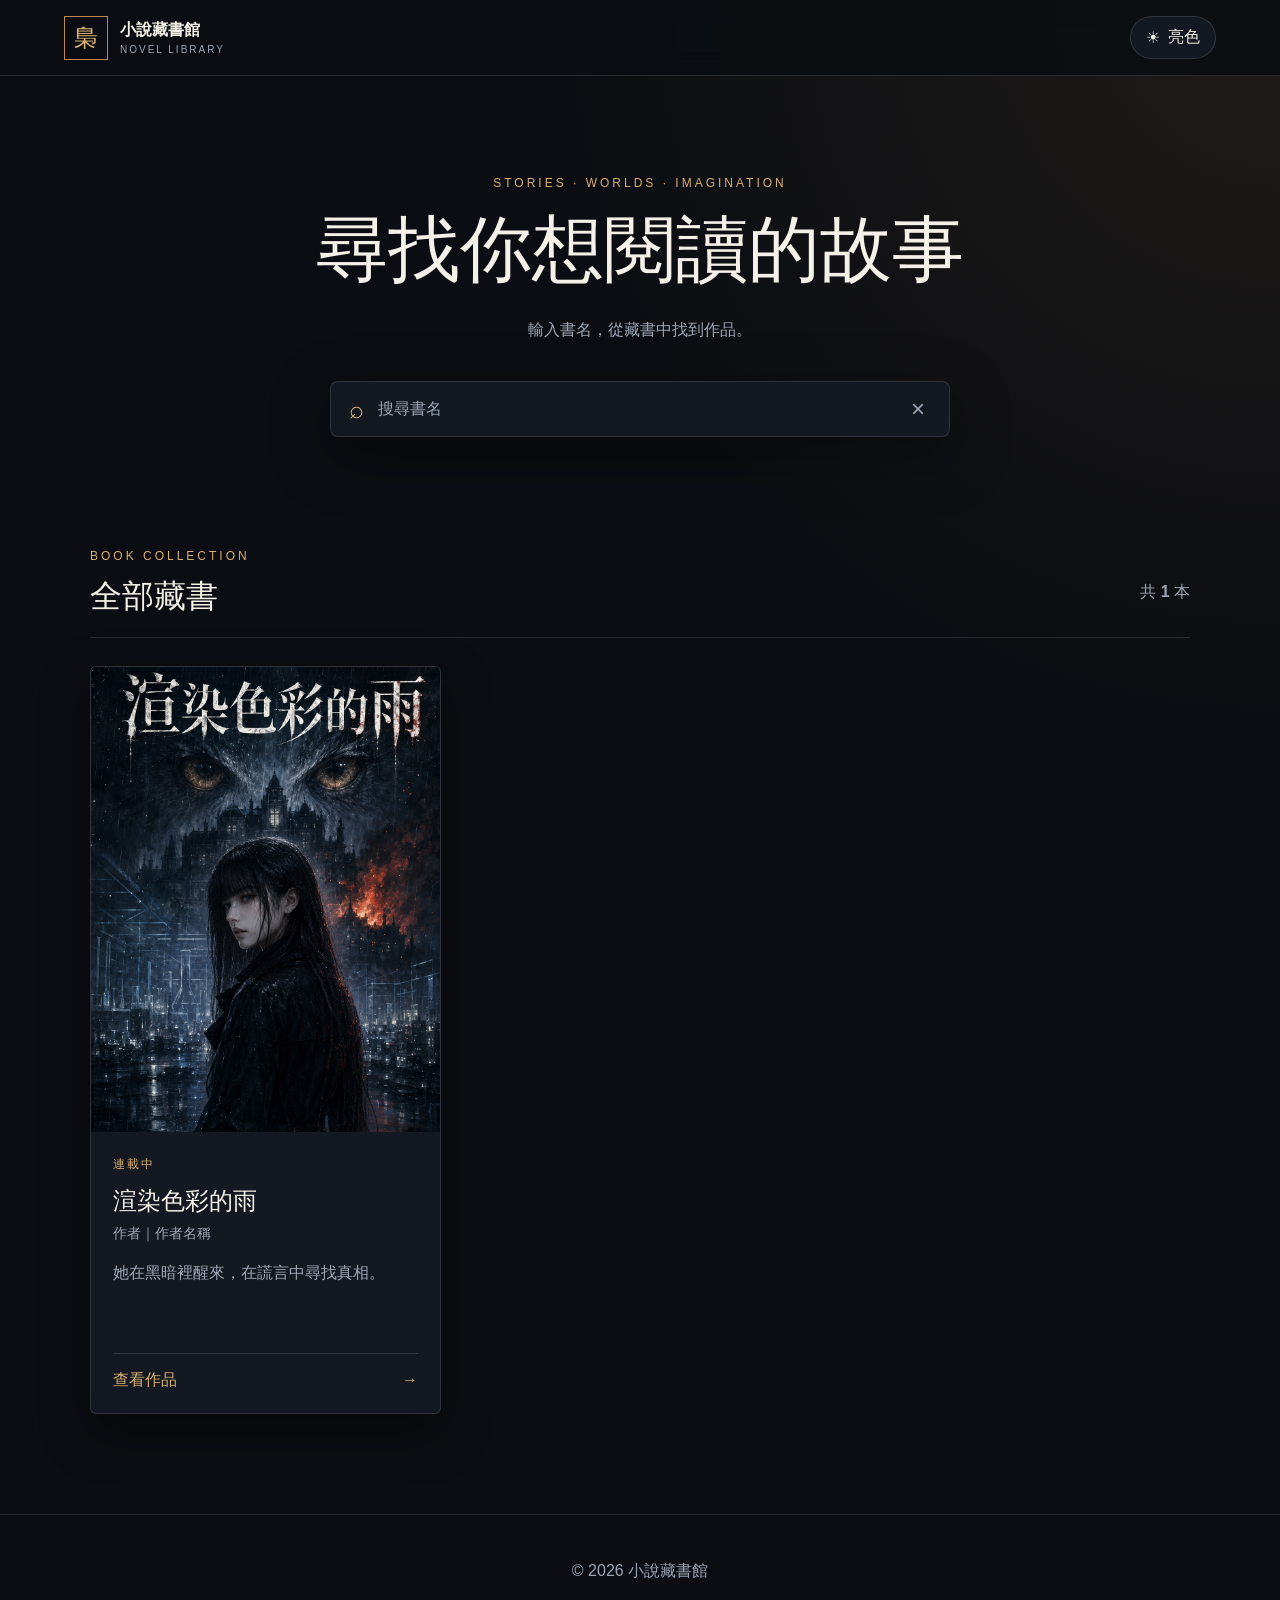
<file: index.html>
<!DOCTYPE html>
<html lang="zh-Hant">
<head>
  <meta charset="UTF-8">
  <meta name="viewport" content="width=device-width, initial-scale=1.0">

  <title>小說藏書館</title>

  <link rel="stylesheet" href="style.css">
  <script src="script.js" defer></script>
</head>

<body>
  <header class="site-header">
    <a class="logo" href="index.html">
      <span class="logo-symbol">梟</span>

      <span>
        <strong>小說藏書館</strong>
        <small>NOVEL LIBRARY</small>
      </span>
    </a>

    <button id="themeButton" class="theme-button" type="button">
      <span id="themeIcon">☀</span>
      <span id="themeText">亮色</span>
    </button>
  </header>

  <main>
    <section class="hero">
      <p class="hero-label">STORIES · WORLDS · IMAGINATION</p>
      <h1>尋找你想閱讀的故事</h1>
      <p>輸入書名，從藏書中找到作品。</p>

      <div class="search-box">
        <span aria-hidden="true">⌕</span>

        <input id="bookSearch" type="search" placeholder="搜尋書名" autocomplete="off">

        <button id="clearSearch" type="button" aria-label="清除搜尋">×</button>
      </div>
    </section>

    <section class="library-section">
      <div class="section-heading">
        <div>
          <p>BOOK COLLECTION</p>
          <h2>全部藏書</h2>
        </div>

        <p>共 <strong id="bookCount">0</strong> 本</p>
      </div>

      <div id="bookList" class="book-list"></div>

      <p id="emptyMessage" class="empty-message" hidden>
        找不到符合的作品
      </p>
    </section>
  </main>

  <footer>
    <p>© <span id="currentYear"></span> 小說藏書館</p>
  </footer>
</body>
</html>
</file>
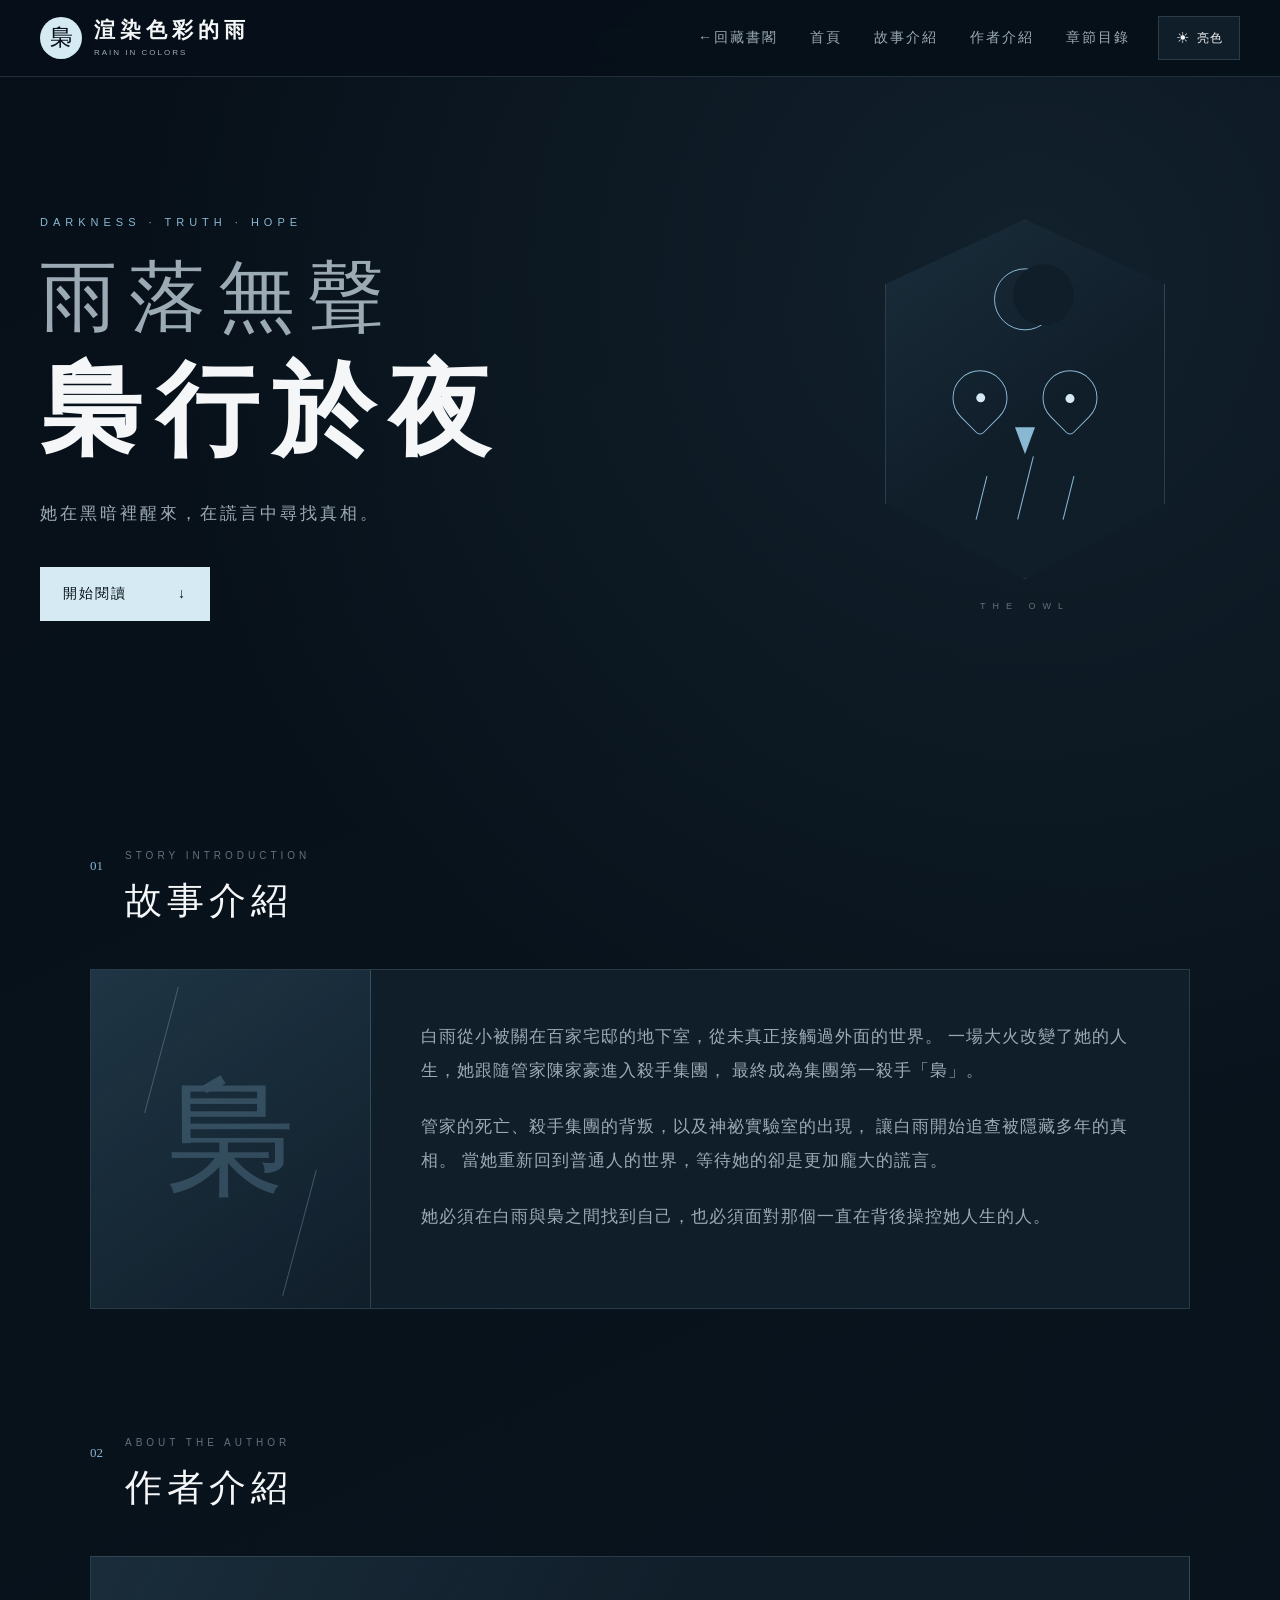
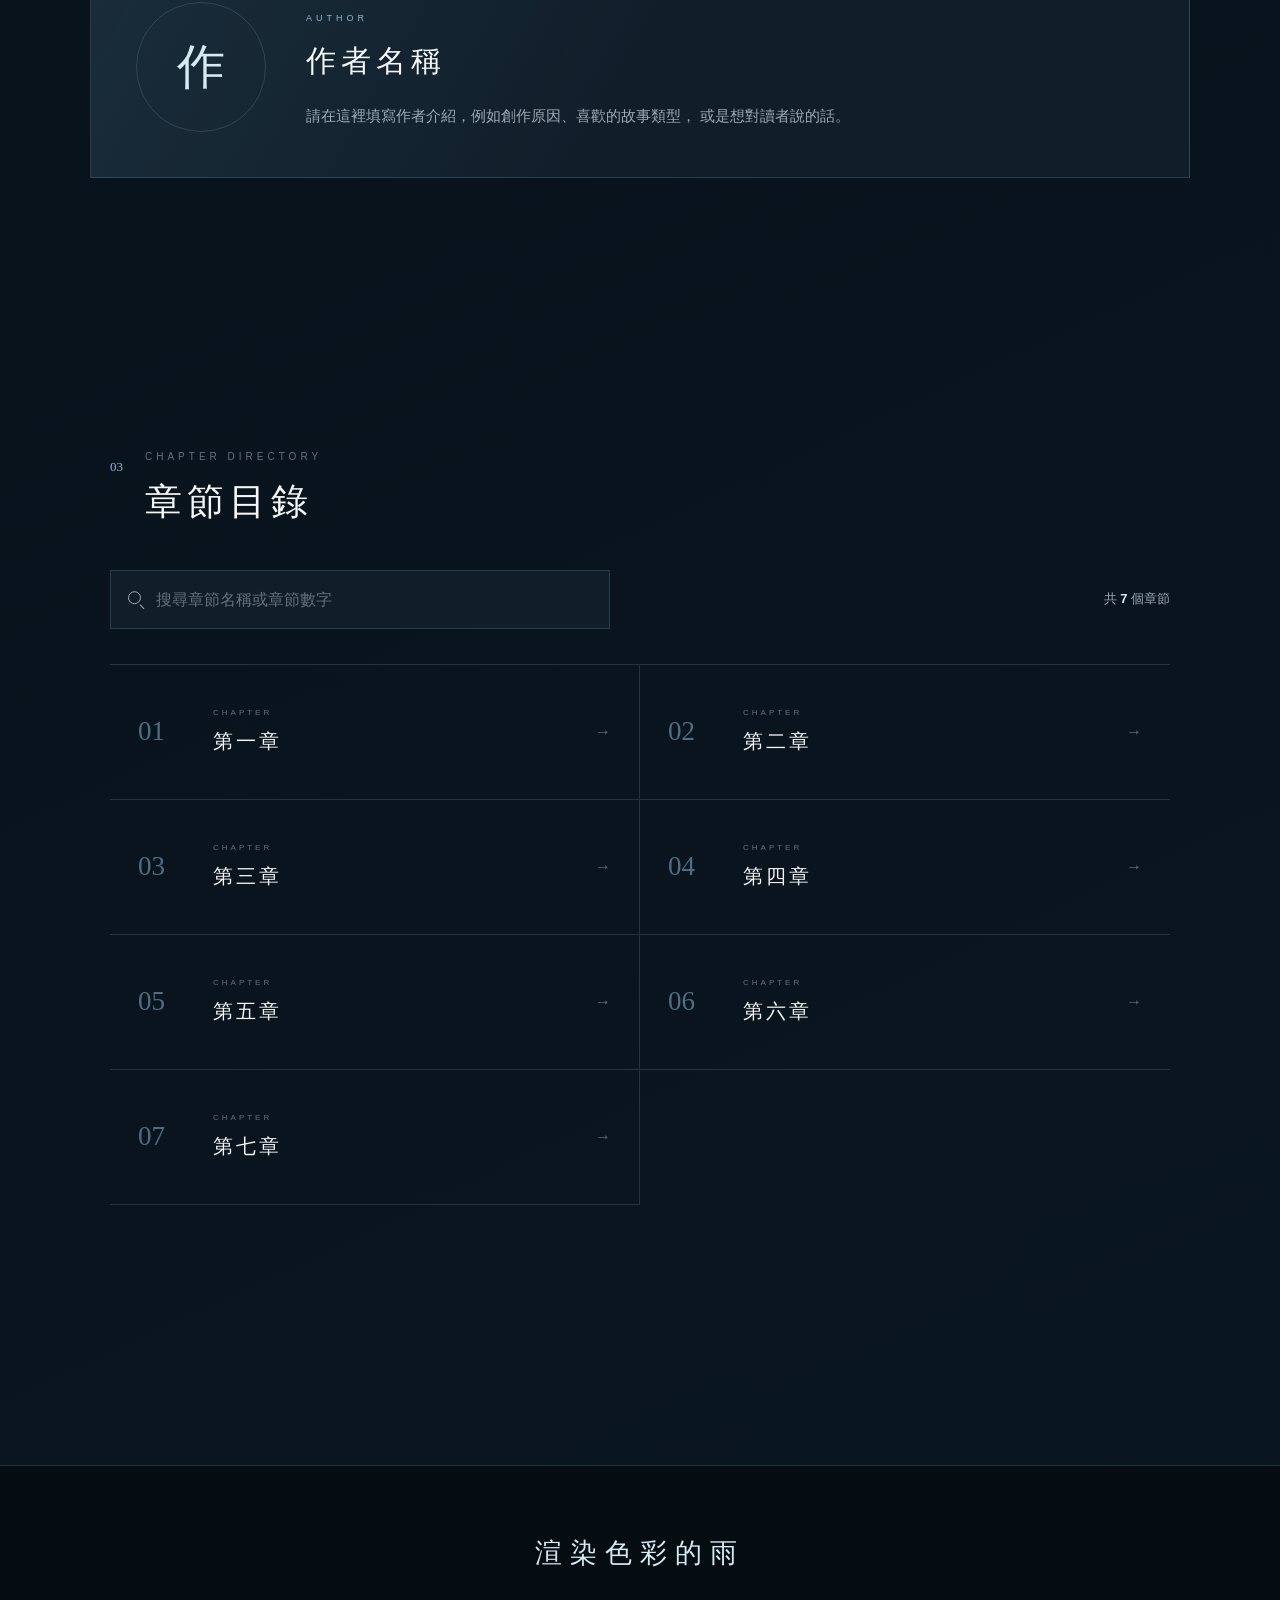
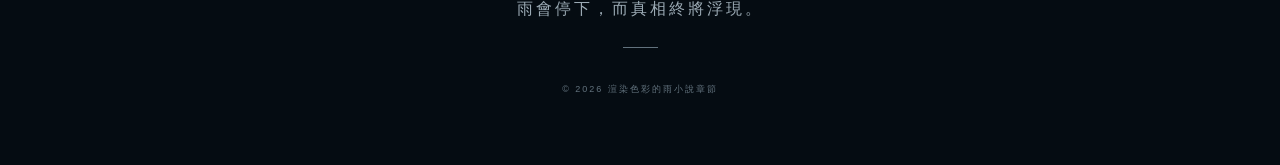
<file: rain-in-colors/index.html>
<!DOCTYPE html>
<html lang="zh-Hant">
<head>
  <meta charset="UTF-8">

  <!-- 讓網頁在手機上正常顯示 -->
  <meta name="viewport" content="width=device-width, initial-scale=1.0">

  <title>渲染色彩的雨｜小說章節</title>

  <!-- 引入 CSS -->
  <link rel="stylesheet" href="style.css">
</head>
<body>
  <!-- 頁首 -->
  <header class="site-header">
    <nav class="navbar">
      <!-- 網站標誌 -->
      <a href="index.html" class="logo">
        <span class="logo-symbol">梟</span>

        <span class="logo-text">
          <strong>渲染色彩的雨</strong>
          <small>RAIN IN COLORS</small>
        </span>
      </a>

      <div class="nav-right">
        <!-- 電腦版導覽列 -->
        <div class="nav-links">
          <a href="../index.html" class="library-link"><span>←</span>回藏書閣</a>
          <a href="index.html">首頁</a>
          <a href="#storyArea">故事介紹</a>
          <a href="#authorArea">作者介紹</a>
          <a href="#chapterArea">章節目錄</a>
        </div>

        <!-- 亮色與暗色切換按鈕 -->
        <button
          id="themeButton"
          class="theme-button"
          type="button"
          aria-label="切換亮色與暗色"
        >
          <span id="themeIcon">☀</span>
          <span id="themeText">亮色</span>
        </button>

        <!-- 手機版選單按鈕 -->
        <button
          id="menuButton"
          class="menu-button"
          type="button"
          aria-label="開啟選單"
          aria-expanded="false"
        >
          <span></span>
          <span></span>
          <span></span>
        </button>
      </div>
    </nav>

    <!-- 手機版選單 -->
    <div id="mobileMenu" class="mobile-menu">
      <a href="../index.html" class="library-link"><span>←</span>回藏書閣</a>
      <a href="index.html">首頁</a>
      <a href="#storyArea">故事介紹</a>
      <a href="#authorArea">作者介紹</a>
      <a href="#chapterArea">章節目錄</a>
    </div>
  </header>

  <main>
    <!-- 首頁封面 -->
    <section class="hero">
      <div class="hero-content">
        <p class="hero-label">DARKNESS · TRUTH · HOPE</p>

        <h1>
          <span>雨落無聲</span>
          <strong>梟行於夜</strong>
        </h1>

        <p class="hero-description">
          她在黑暗裡醒來，在謊言中尋找真相。
        </p>

        <a href="#chapterArea" class="hero-button">
          <span>開始閱讀</span>
          <span>↓</span>
        </a>
      </div>

      <!-- 右邊重新設計的圖示 -->
      <div class="hero-mark" aria-hidden="true">
        <div class="mark-frame">
          <!-- 月亮 -->
          <span class="mark-moon"></span>

          <!-- 梟的眼睛 -->
          <div class="mark-eyes">
            <span class="mark-eye"></span>
            <span class="mark-eye"></span>
          </div>

          <!-- 梟的嘴 -->
          <span class="mark-beak"></span>

          <!-- 雨滴 -->
          <span class="mark-drop drop-one"></span>
          <span class="mark-drop drop-two"></span>
          <span class="mark-drop drop-three"></span>
        </div>

        <p>THE OWL</p>
      </div>
    </section>

    <!-- 故事介紹 -->
<section id="storyArea" class="introduction-section">
  <div class="section-heading">
    <span class="section-number">01</span>

    <div>
      <p>STORY INTRODUCTION</p>
      <h2>故事介紹</h2>
    </div>
  </div>

  <div class="story-introduction">
    <div class="story-decoration">
      <span>梟</span>
    </div>

    <div class="story-text">
      <p>
        白雨從小被關在百家宅邸的地下室，從未真正接觸過外面的世界。
        一場大火改變了她的人生，她跟隨管家陳家豪進入殺手集團，
        最終成為集團第一殺手「梟」。
      </p>

      <p>
        管家的死亡、殺手集團的背叛，以及神祕實驗室的出現，
        讓白雨開始追查被隱藏多年的真相。
        當她重新回到普通人的世界，等待她的卻是更加龐大的謊言。
      </p>

      <p>
        她必須在白雨與梟之間找到自己，也必須面對那個一直在背後操控她人生的人。
      </p>
    </div>
  </div>
</section>

<!-- 作者介紹 -->
<section id="authorArea" class="introduction-section author-section">
  <div class="section-heading">
    <span class="section-number">02</span>

    <div>
      <p>ABOUT THE AUTHOR</p>
      <h2>作者介紹</h2>
    </div>
  </div>

  <div class="author-introduction">
    <!-- 作者名字的第一個字，也可以改成其他文字 -->
    <div class="author-symbol">作</div>

    <div class="author-information">
      <!-- 在這裡填寫作者名稱 -->
      <span>AUTHOR</span>
      <h3>作者名稱</h3>

      <!-- 在這裡填寫作者介紹 -->
      <p>
        請在這裡填寫作者介紹，例如創作原因、喜歡的故事類型，
        或是想對讀者說的話。
      </p>
    </div>
  </div>
</section>

<!-- 章節目錄 -->
<section id="chapterArea" class="chapter-section">
    <!-- 章節目錄 -->
    <section id="chapterArea" class="chapter-section">
      <div class="section-heading">
        <span class="section-number">03</span>

        <div>
          <p>CHAPTER DIRECTORY</p>
          <h2>章節目錄</h2>
        </div>
      </div>

      <!-- 搜尋和章節數量 -->
      <div class="chapter-tools">
        <div class="search-box">
          <span class="search-icon"></span>

          <input
            id="searchInput"
            type="search"
            placeholder="搜尋章節名稱或章節數字"
            autocomplete="off"
          >

          <!-- 清除搜尋 -->
          <button
            id="clearSearchButton"
            class="clear-search"
            type="button"
            aria-label="清除搜尋"
          >
            ×
          </button>
        </div>

        <p class="chapter-count">
          共 <strong id="chapterCount">0</strong> 個章節
        </p>
      </div>

      <!-- JavaScript 會把章節放進這裡 -->
      <div id="chapterList" class="chapter-list"></div>

      <!-- 找不到章節時顯示 -->
      <div id="emptyMessage" class="empty-message">
        <span>梟</span>
        <h3>沒有找到章節</h3>
        <p>請嘗試其他章節名稱或數字。</p>
      </div>
    </section>
  </main>

  <!-- 頁尾 -->
  <footer class="site-footer">
    <div class="footer-content">
      <a href="index.html" class="footer-logo">渲染色彩的雨</a>

      <p>雨會停下，而真相終將浮現。</p>

      <div class="footer-line"></div>

      <small>
        © <span id="currentYear"></span> 渲染色彩的雨小說章節
      </small>
    </div>
  </footer>

  <!-- 回到最上方 -->
  <button
    id="backToTopButton"
    class="back-to-top"
    type="button"
    aria-label="回到最上方"
  >
    ↑
  </button>

  <!-- 引入 JavaScript -->
  <script src="script.js"></script>
</body>
</html>
</file>
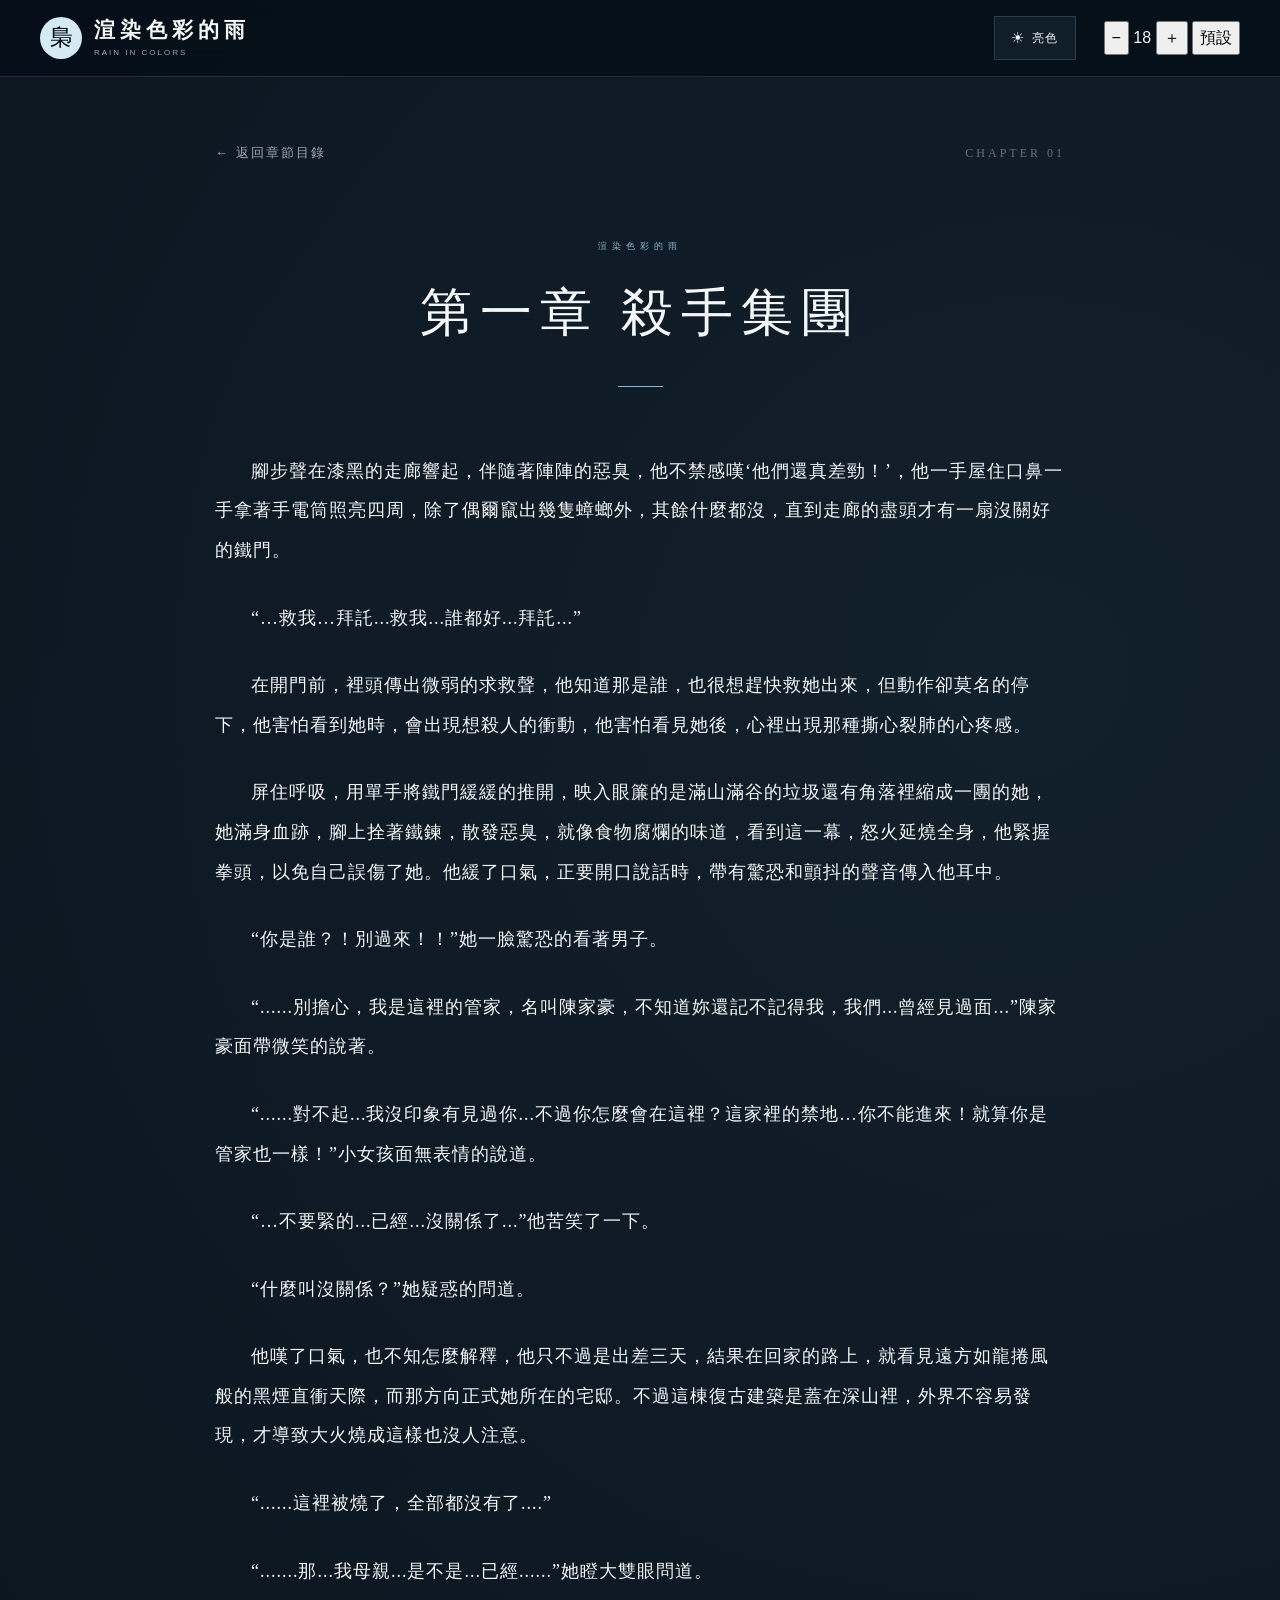
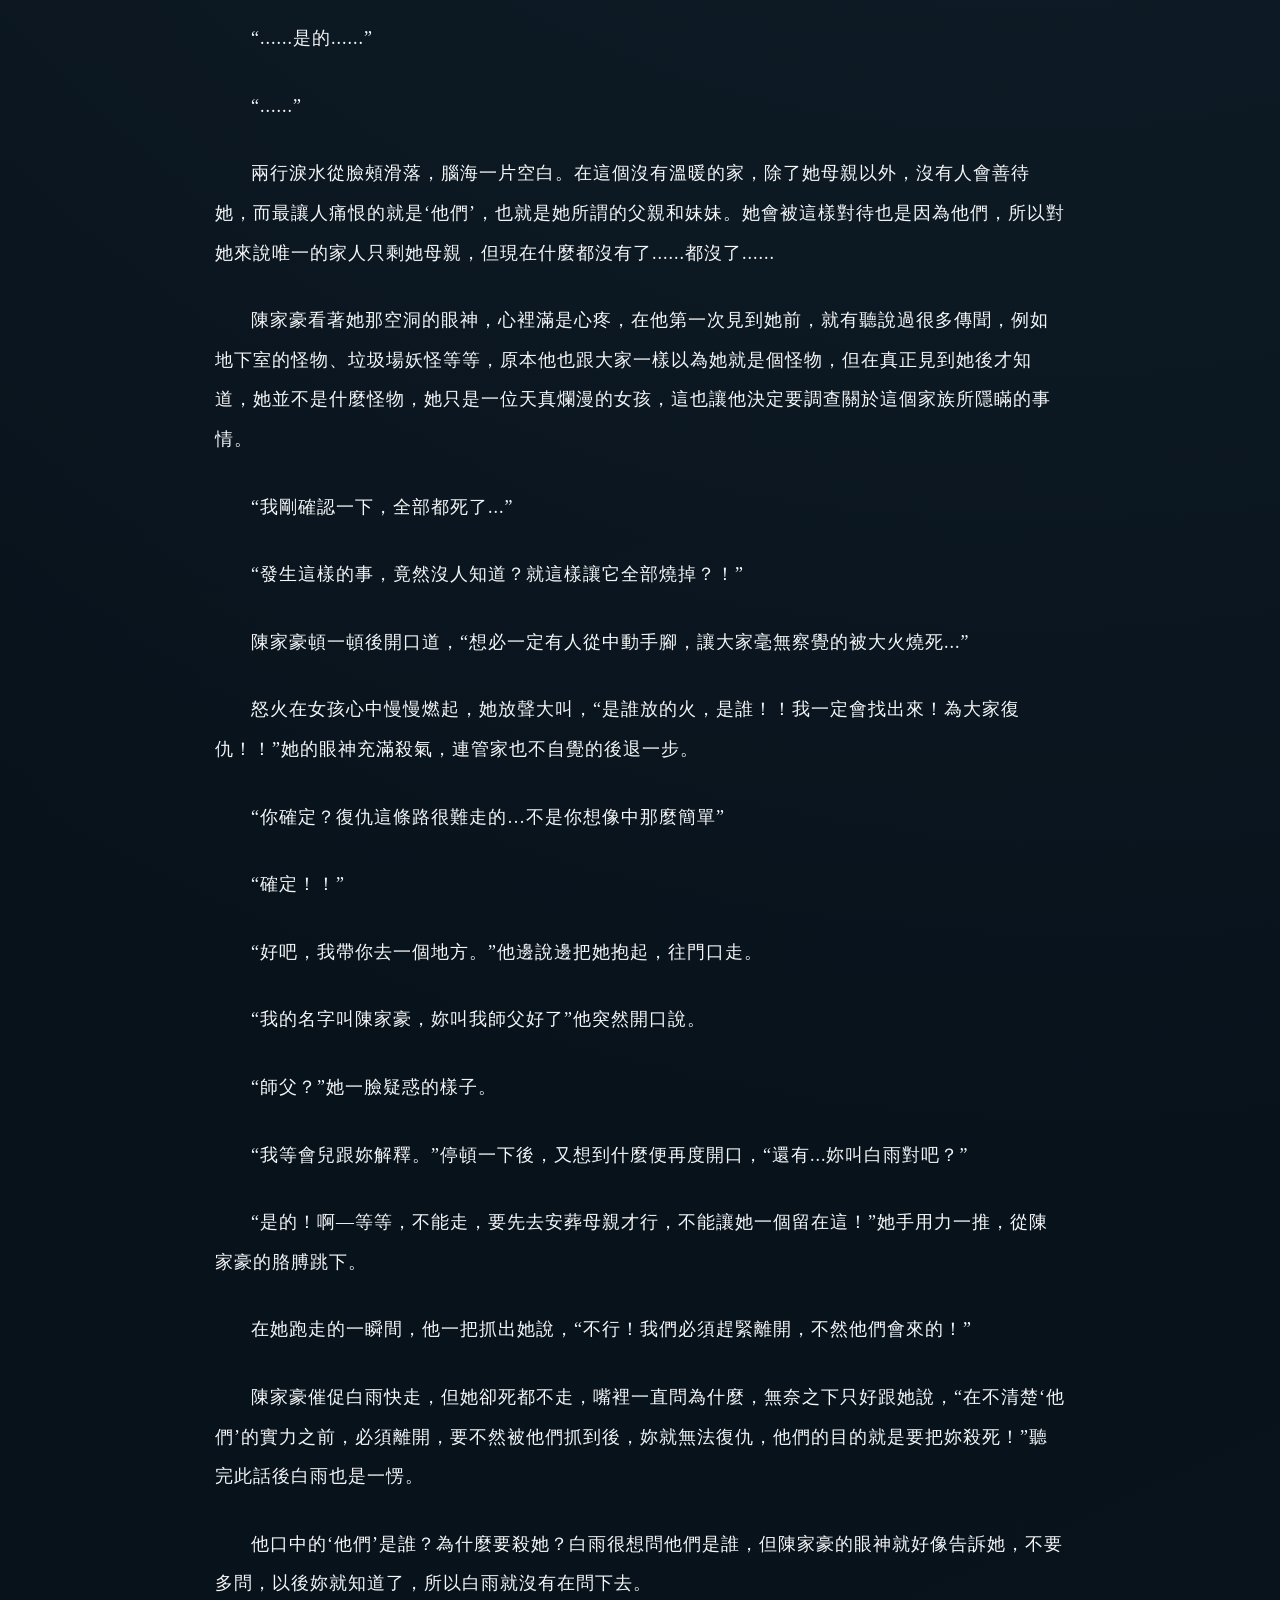
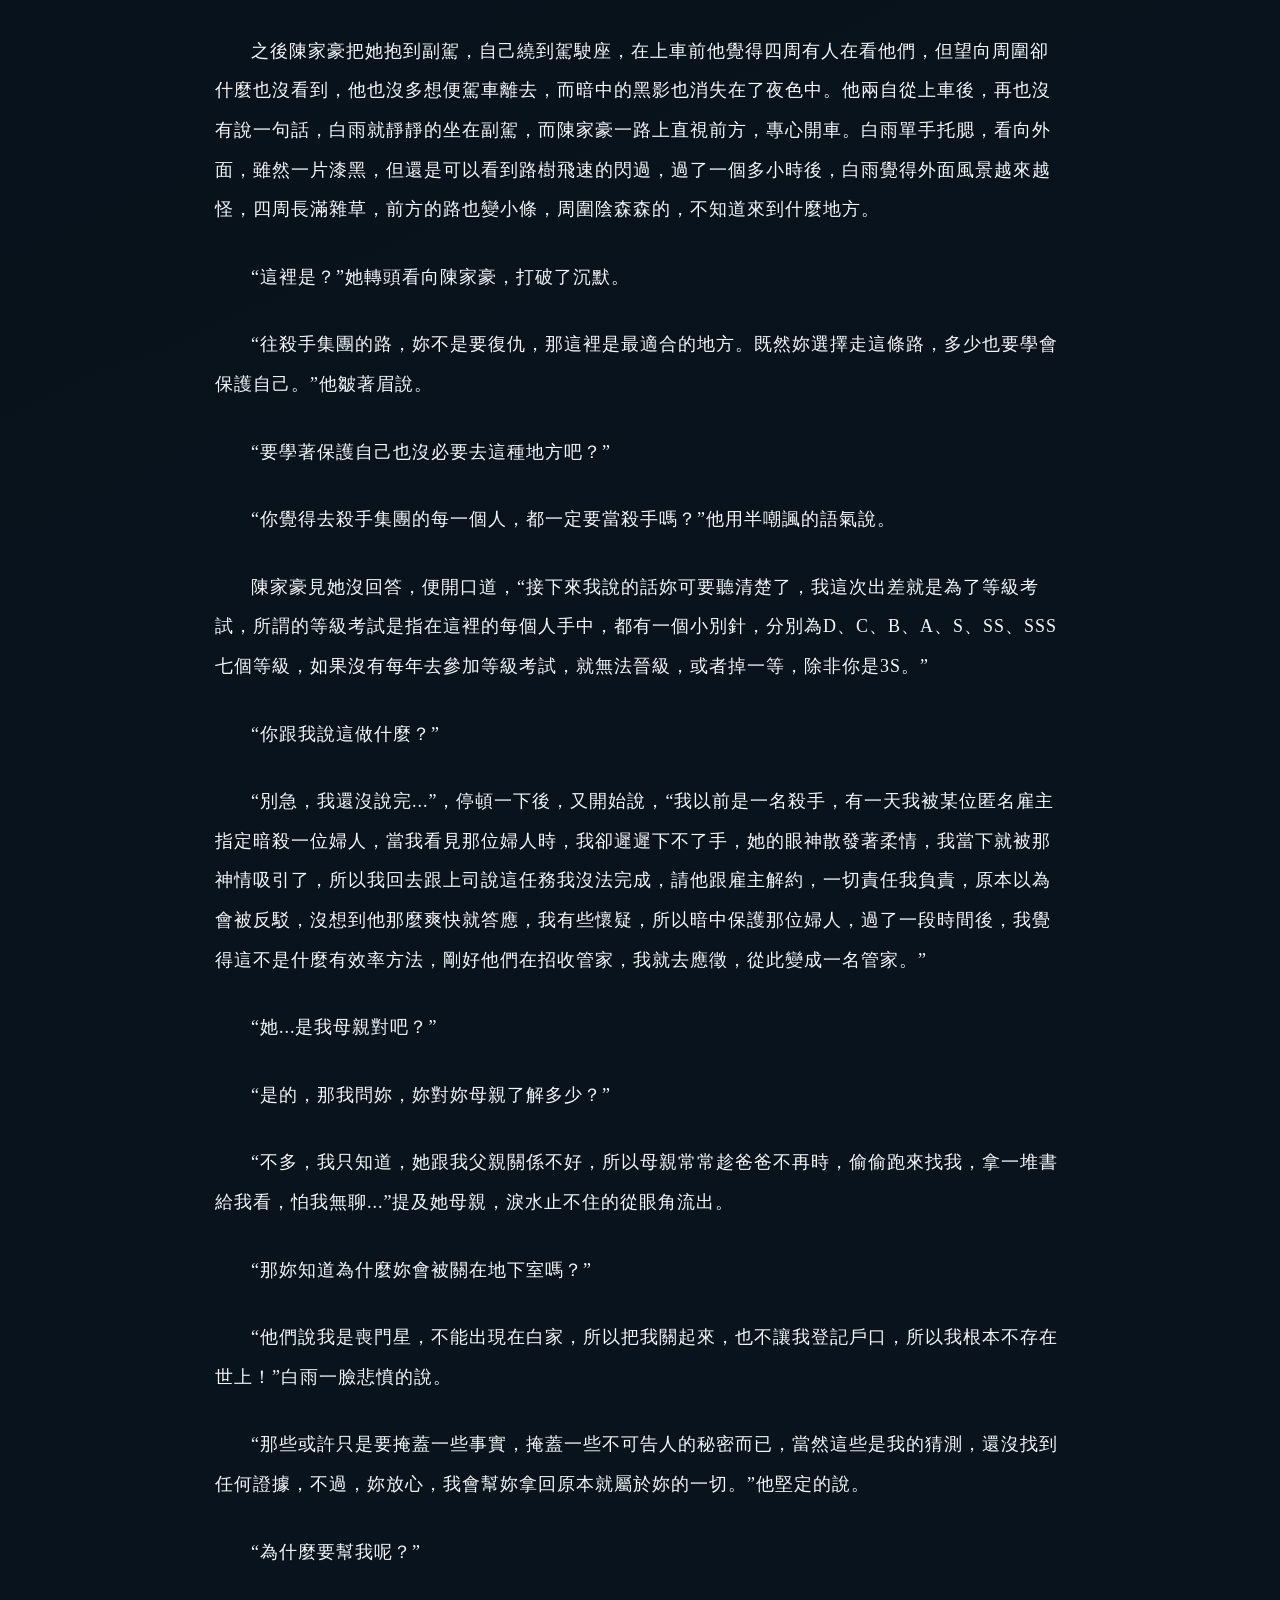
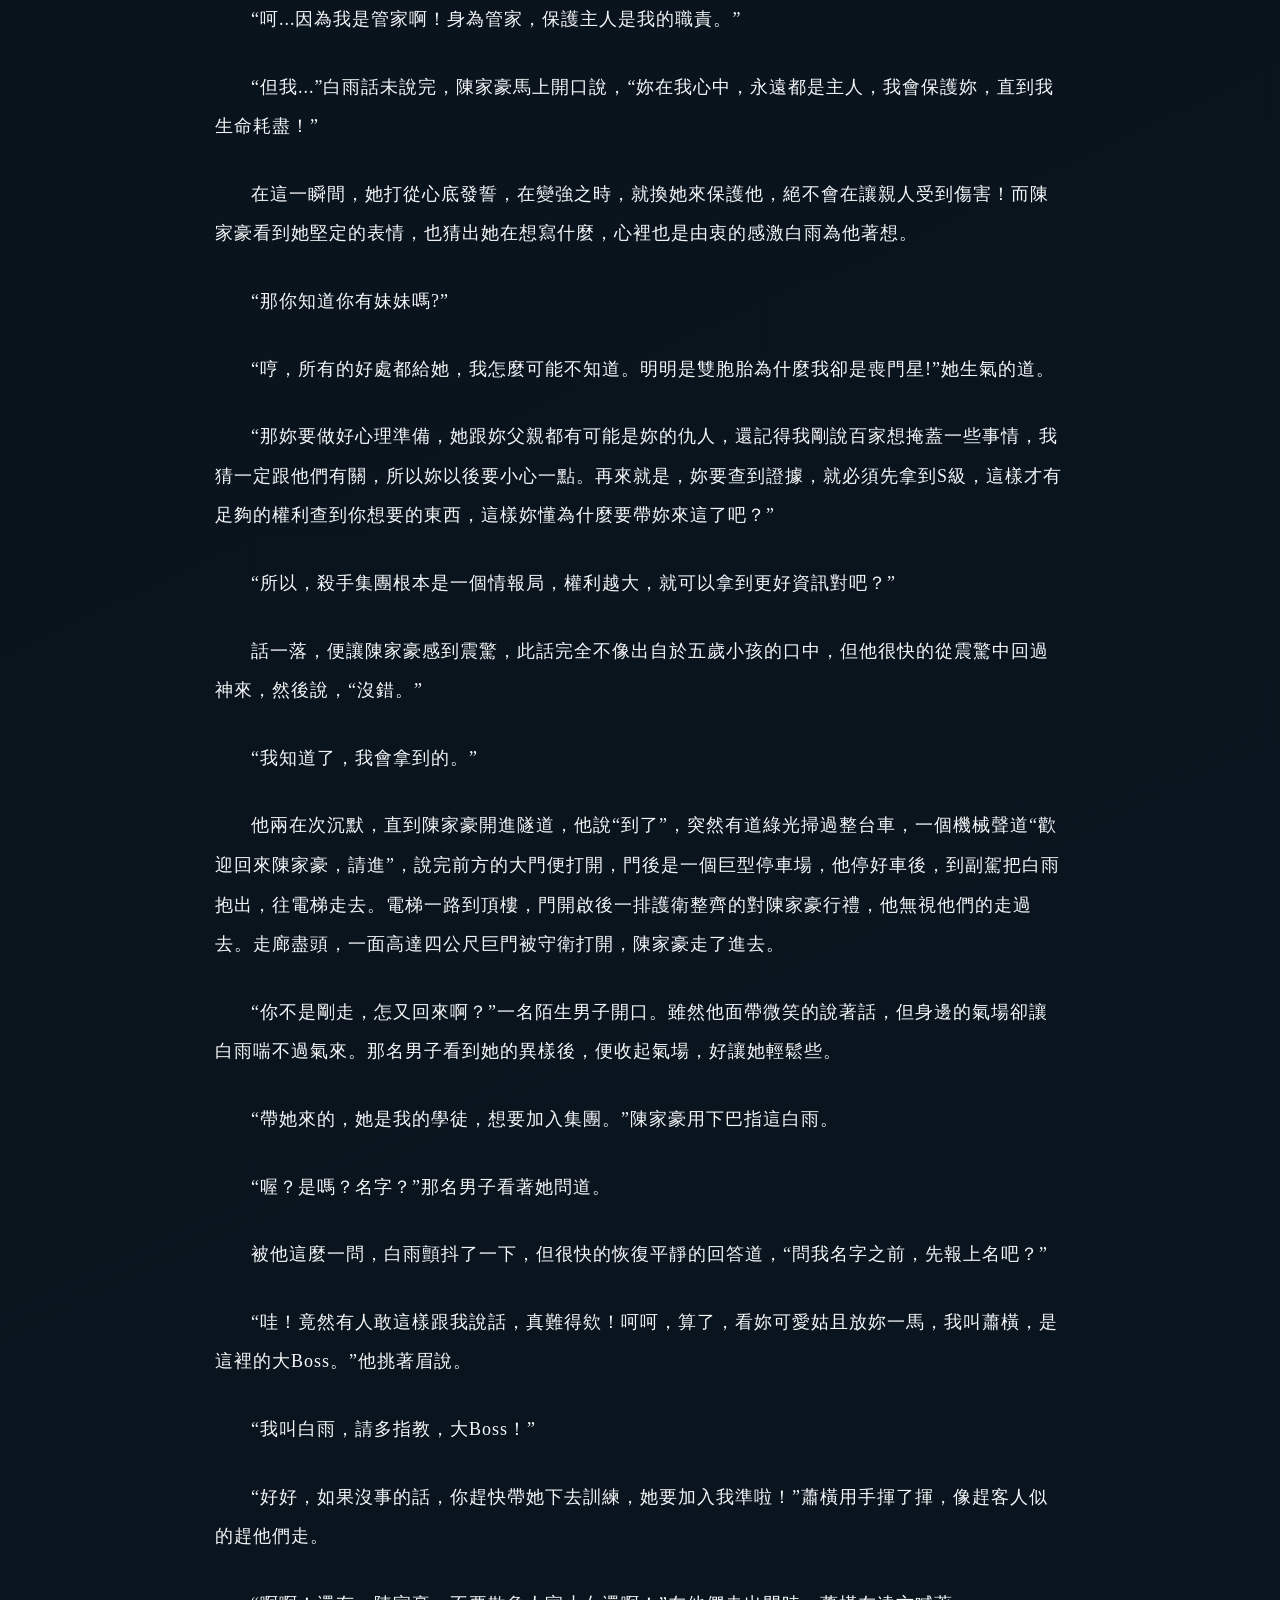
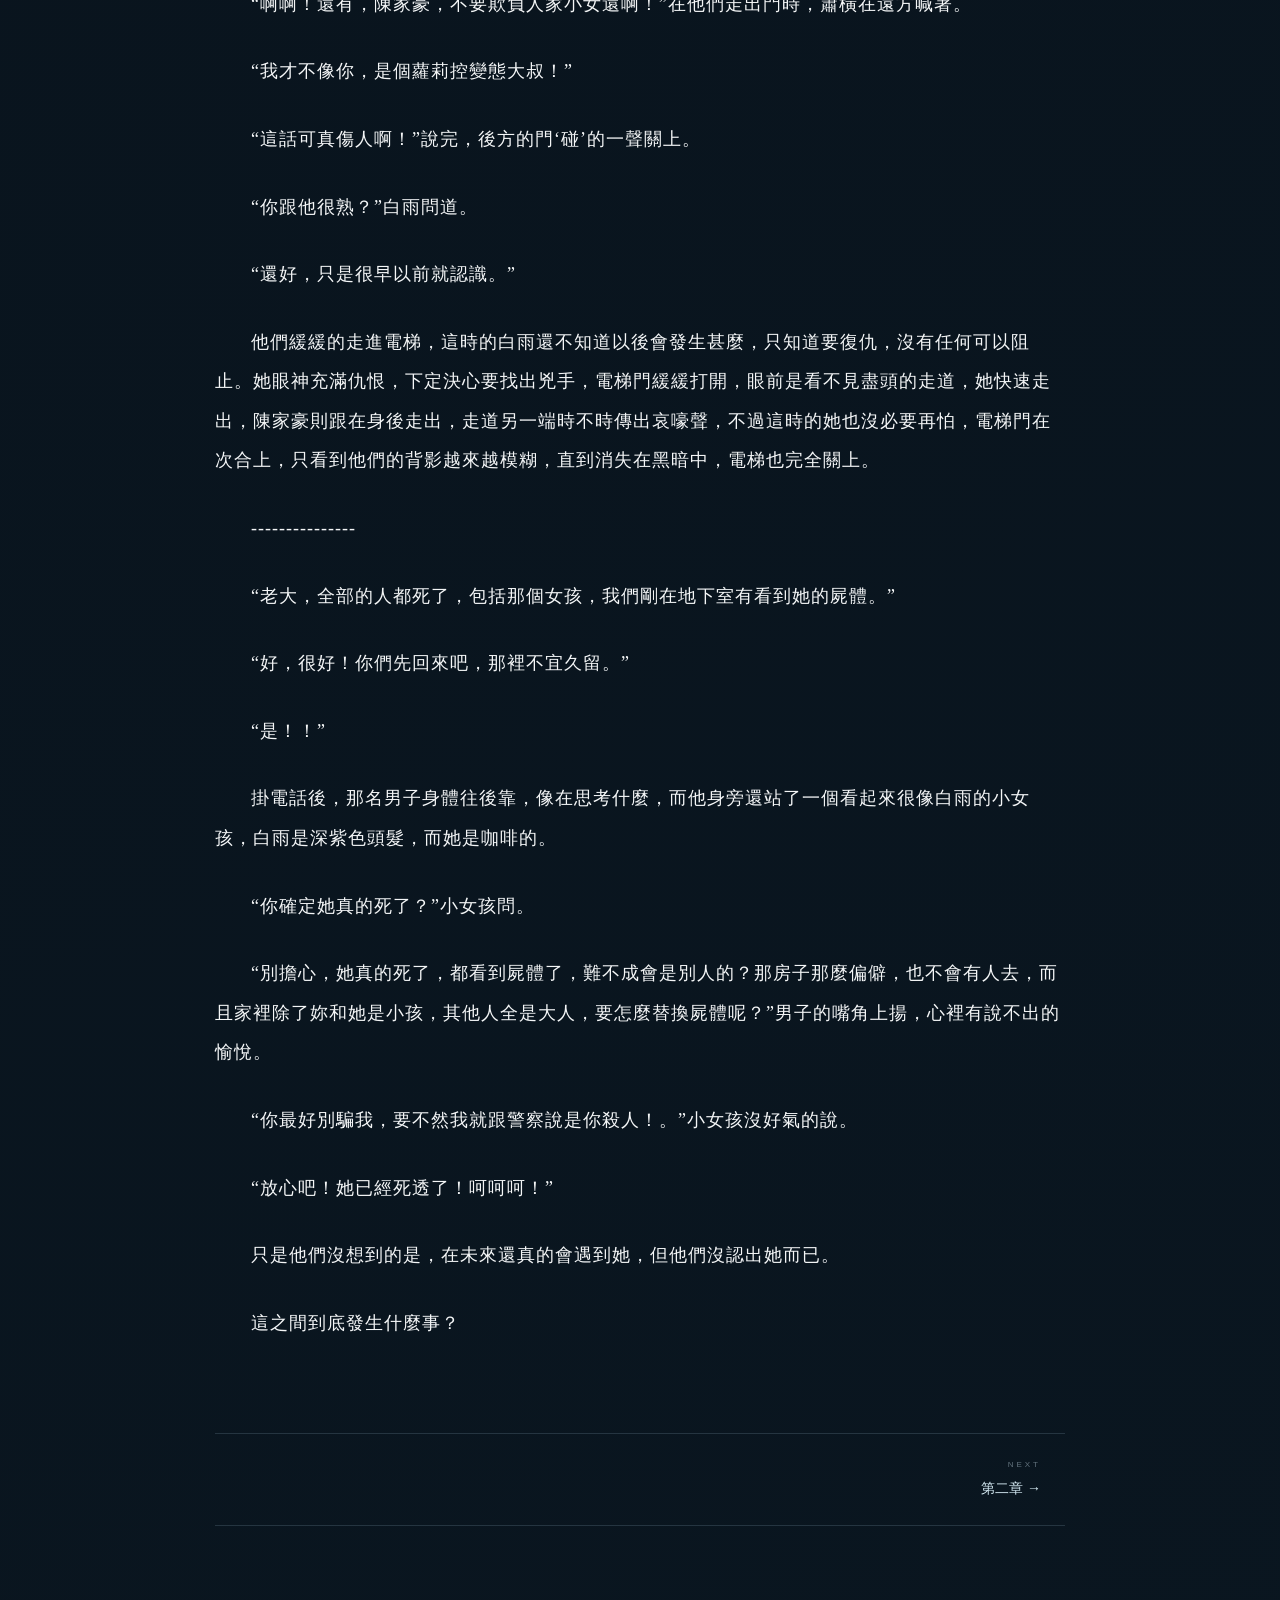
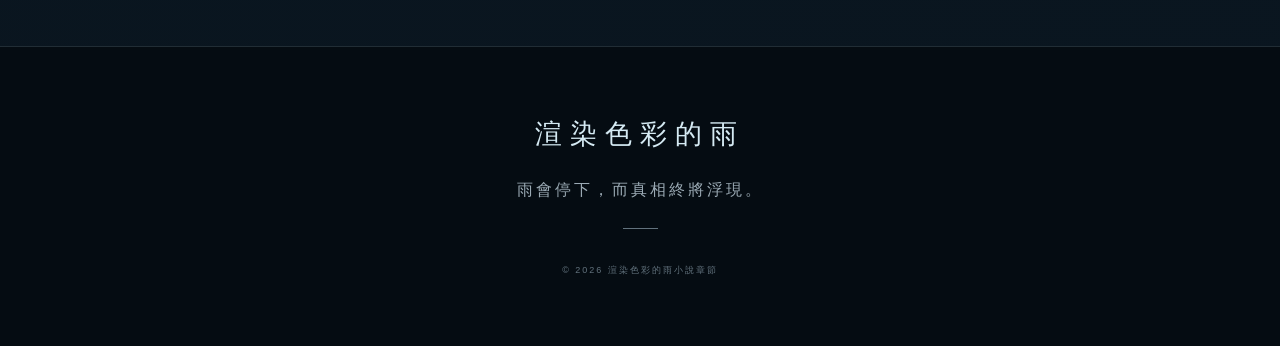
<file: rain-in-colors/chapter-01.html>
<!DOCTYPE html>
<html lang="zh-Hant">
<head>
  <meta charset="UTF-8">

  <!-- 讓章節在手機上正常顯示 -->
  <meta name="viewport" content="width=device-width, initial-scale=1.0">

  <title>第一章｜殺手集團</title>                           <!--    改     -->
  <!-- 所有章節共用同一個 CSS -->
  <link rel="stylesheet" href="style.css">
</head>
<body>
  <!-- 頁首 -->
  <header class="site-header">
    <nav class="navbar">
      <a href="index.html" class="logo">
        <span class="logo-symbol">梟</span>

        <span class="logo-text">
          <strong>渲染色彩的雨</strong>
          <small>RAIN IN COLORS</small>
        </span>
      </a>

      <div class="nav-right">
        <!-- 亮色與暗色切換 -->
        <button id="themeButton" class="theme-button" type="button" aria-label="切換亮色與暗色">
          <span id="themeIcon">☀</span>
          <span id="themeText">亮色</span>
        </button>

        <!-- 在這裡加入字體控制 -->
        <div class="font-size-control" aria-label="調整小說字體大小">
          <button id="decreaseFontButton" class="font-size-button" type="button">−</button>
          <span id="fontSizeValue" class="font-size-value">18</span>
          <button id="increaseFontButton" class="font-size-button" type="button">＋</button>
          <button id="resetFontButton" class="font-reset-button" type="button">預設</button>
        </div>
      </div>
    </nav>
  </header>

  <main class="chapter-page">
    <div class="chapter-page-top">
      <a href="index.html#chapterArea" class="back-button">← 返回章節目錄</a>

      <span class="chapter-label">CHAPTER 01</span>             <!--    改     -->
    </div>

    <!-- 章節標題 -->
    <header class="chapter-title">
      <p>渲染色彩的雨</p>

      <!-- 在這裡修改章節名稱 -->
      <h1>第一章 殺手集團</h1>                            <!--    改     -->

      <div class="chapter-title-line"></div>
    </header>

    <!-- 小說正文放在這裡 -->
    <article id="novelContent" class="novel-content" data-text-file="chapter-01.txt">                 <!--    改     -->
      <p class="loading-message">小說內容載入中……</p>
    </article>

    <!-- 上一章與下一章 -->
    <nav class="chapter-navigation">
      <!-- 第一章沒有上一章，所以先隱藏 chapter-nav-link disabled-->
      <a class="chapter-nav-link disabled" href="#">                        <!--    改     -->
        <small>PREVIOUS</small>
        <span>← 上一章</span>                                               <!--    改     -->
      </a>

      <!-- 修改 href 就能連到下一章 -->
      <a class="chapter-nav-link chapter-nav-next" href="chapter-02.html">   <!--    改     -->
        <small>NEXT</small>
        <span>第二章 →</span>                                                 <!--    改     -->
      </a>
    </nav>
  </main>

  <!-- 頁尾 -->
  <footer class="site-footer">
    <div class="footer-content">
      <a href="index.html" class="footer-logo">渲染色彩的雨</a>

      <p>雨會停下，而真相終將浮現。</p>

      <div class="footer-line"></div>

      <small>
        © <span id="currentYear"></span> 渲染色彩的雨小說章節
      </small>
    </div>
  </footer>

  <!-- 回到最上方 -->
  <button id="backToTopButton" class="back-to-top" type="button" aria-label="回到最上方">↑</button>

  <!-- 章節頁面也要引入 JavaScript，才能切換顏色 -->
  <script src="script.js"></script>
</body>
</html>
</file>
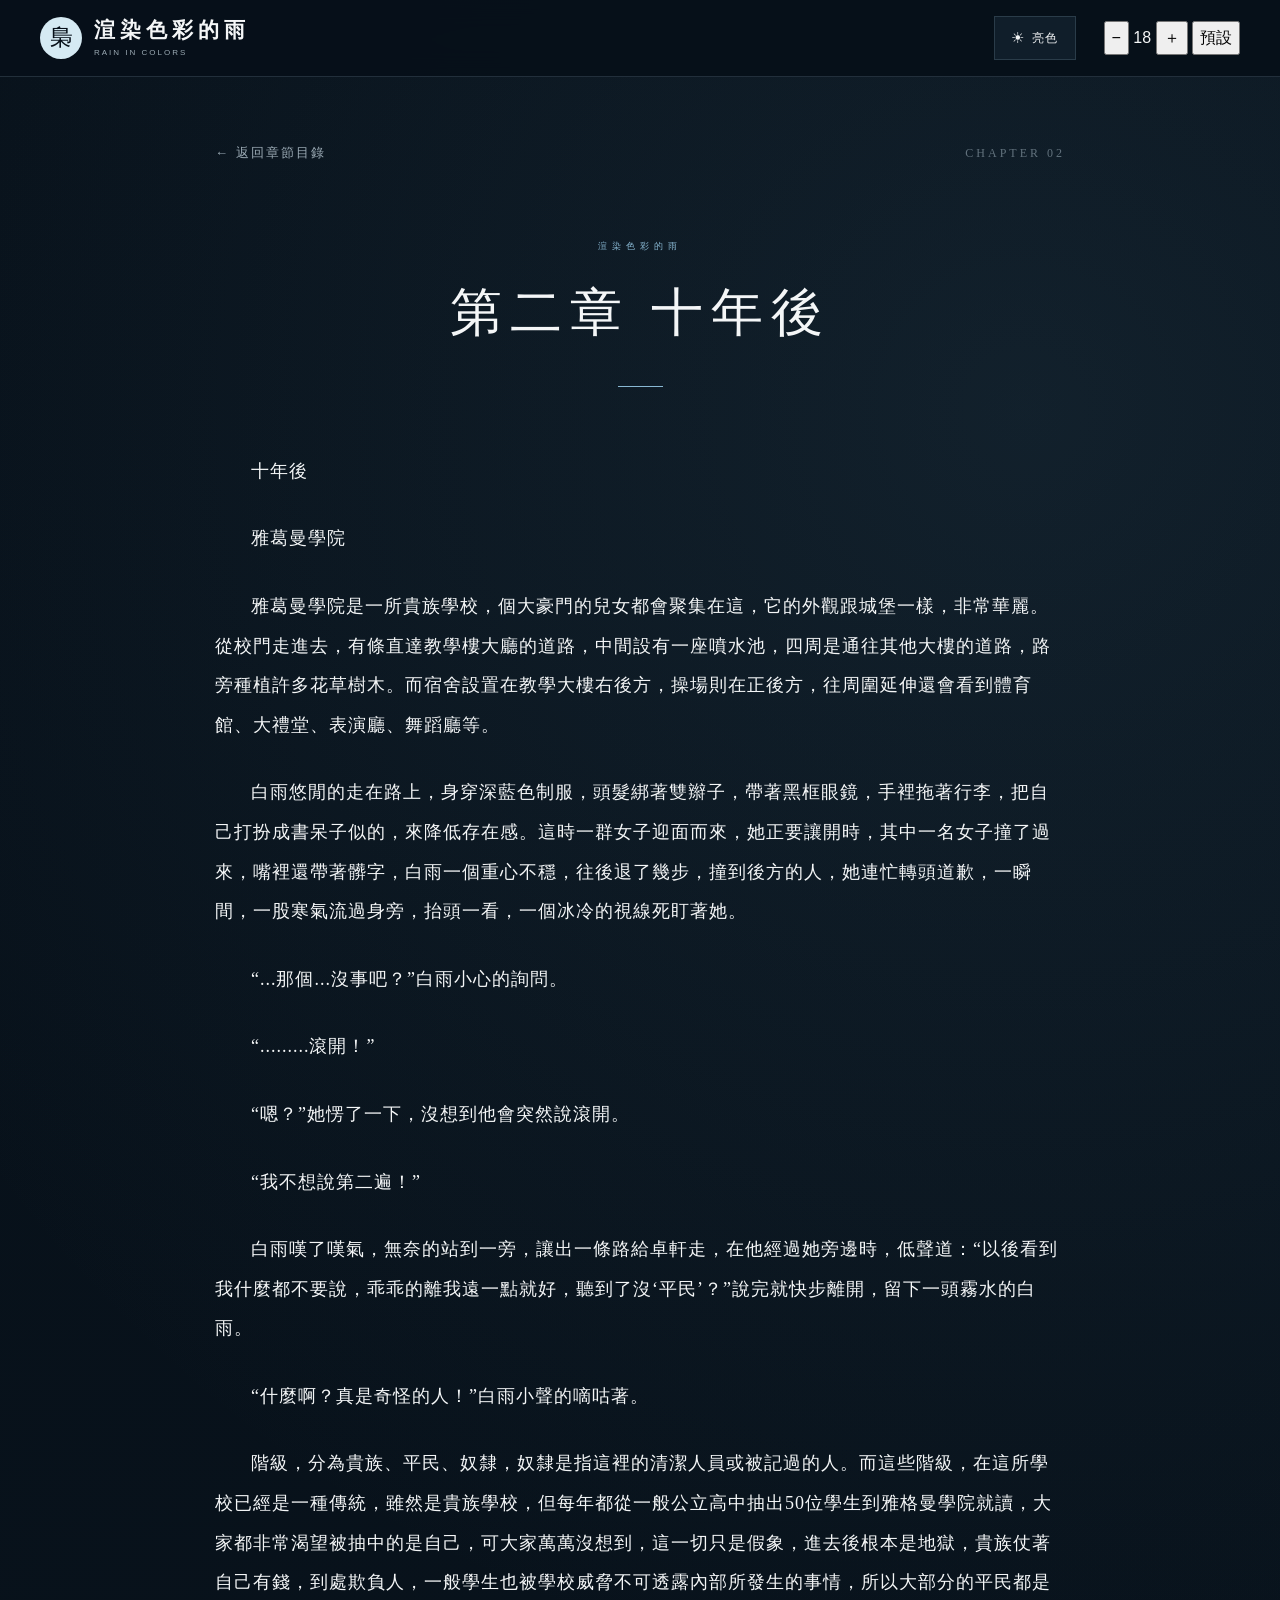
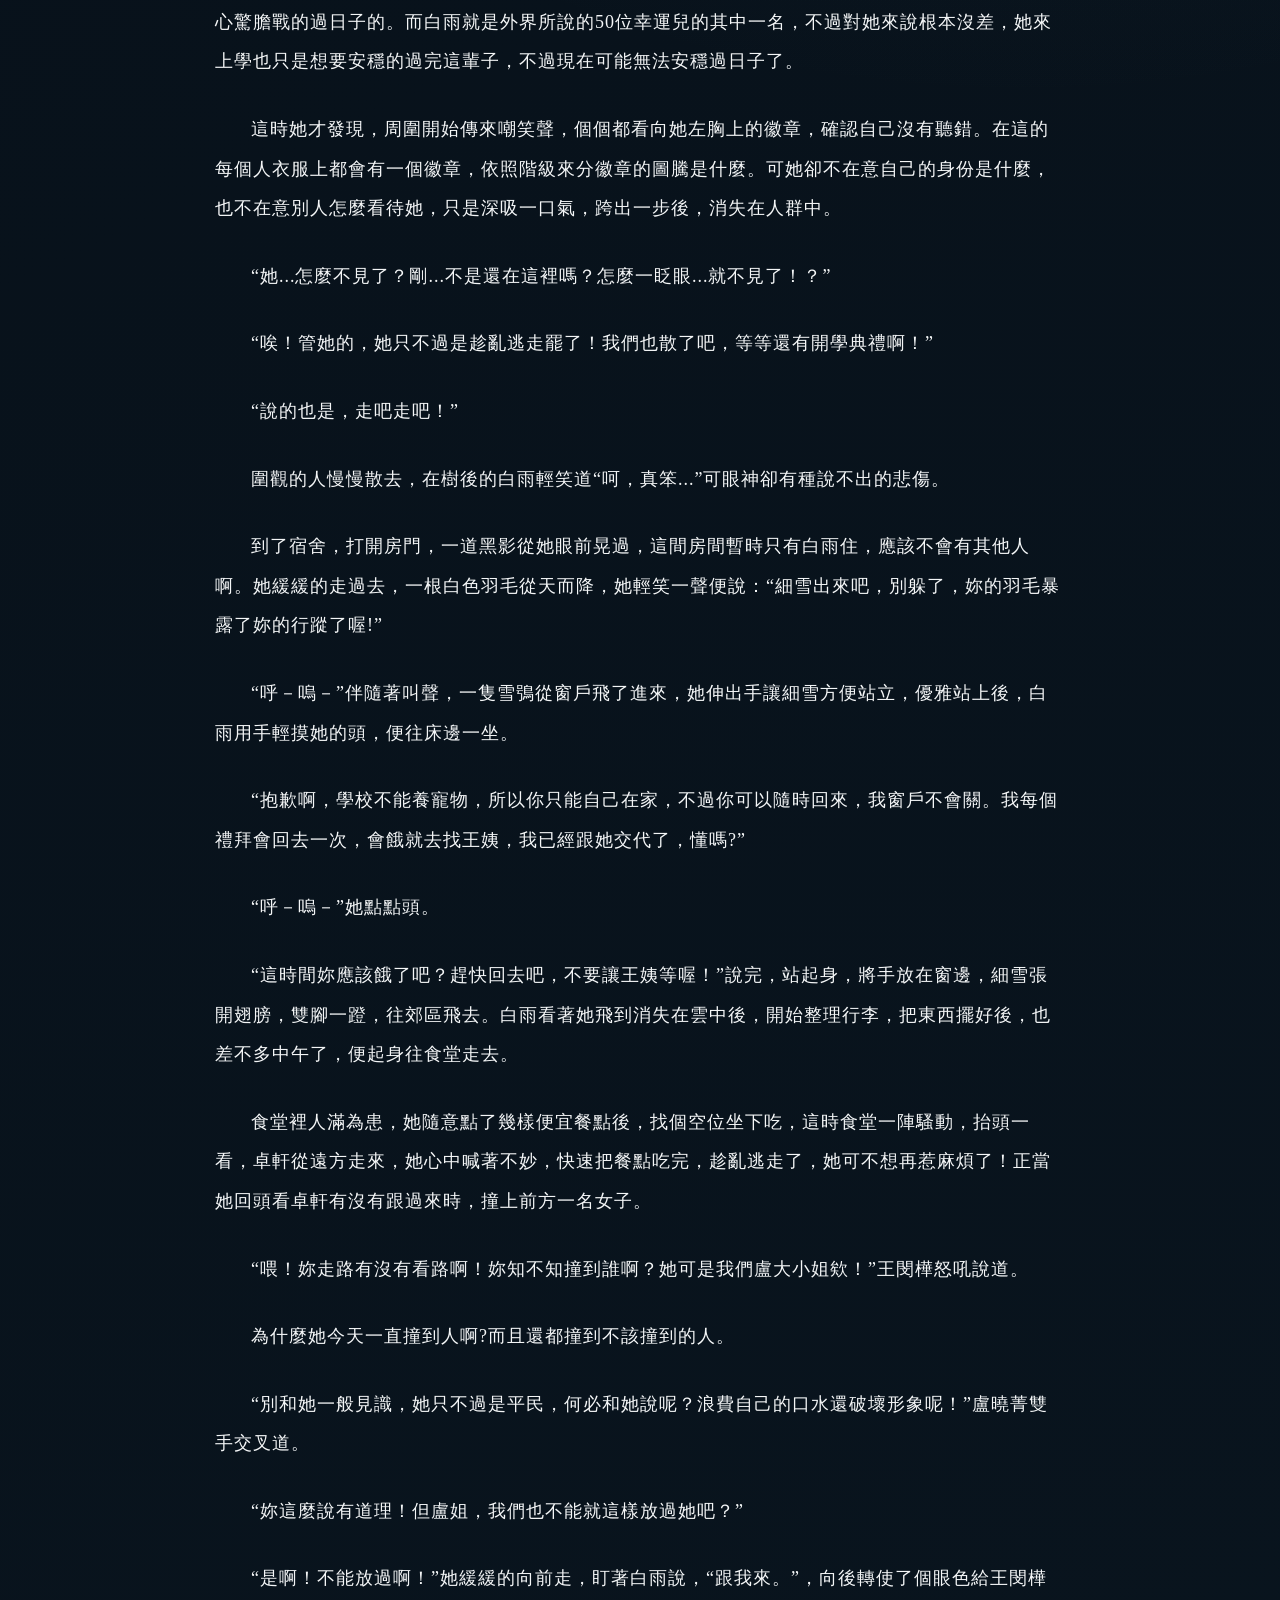
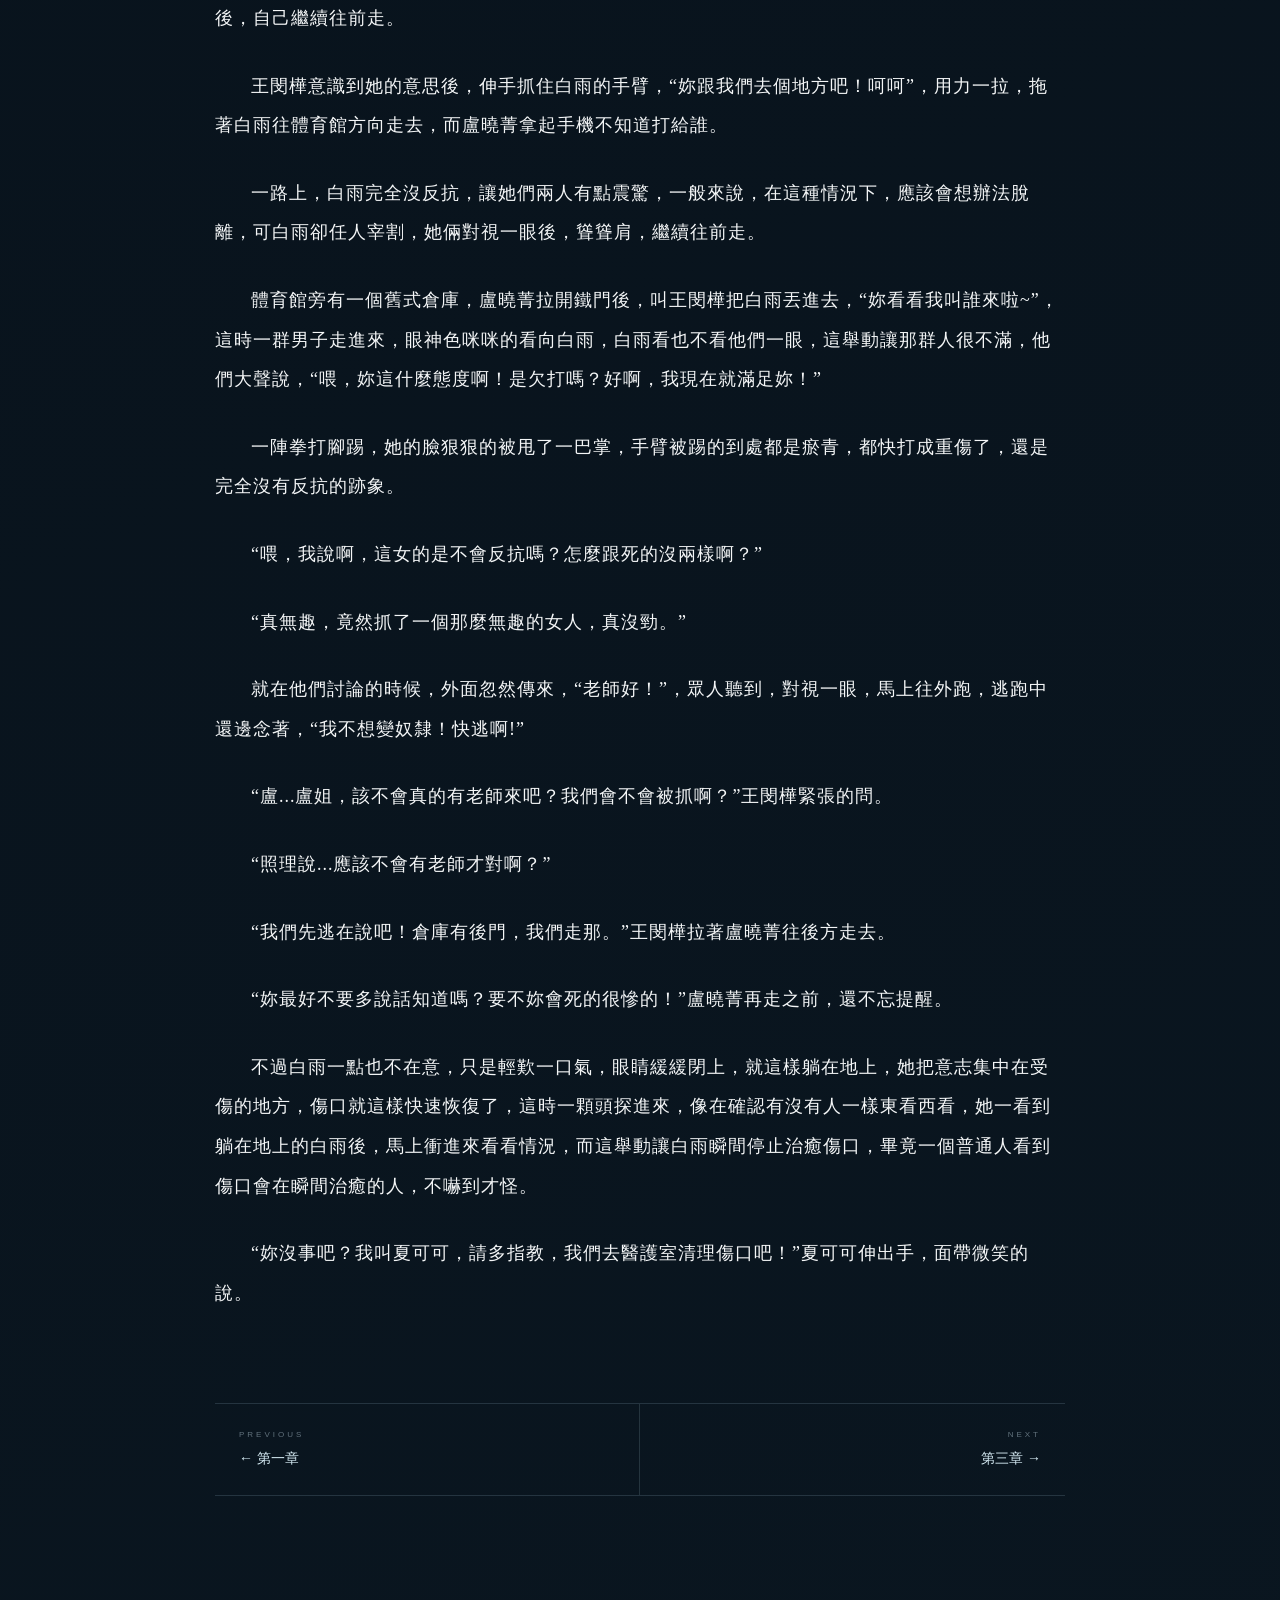
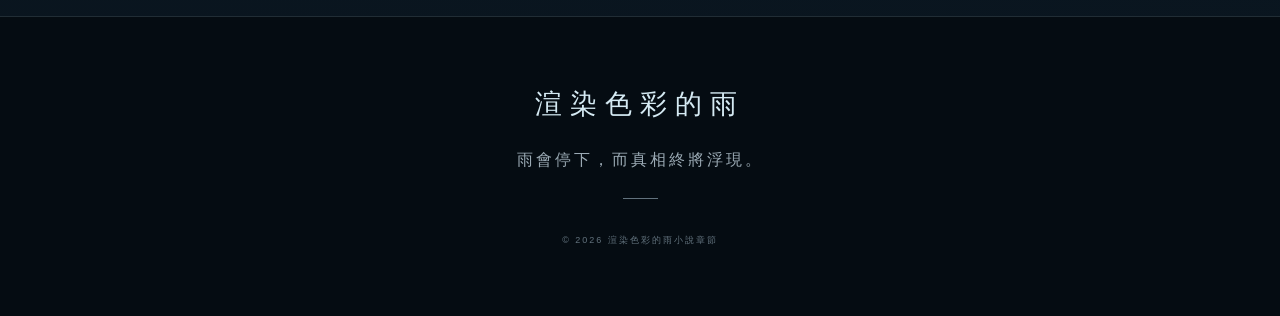
<file: rain-in-colors/chapter-02.html>
<!DOCTYPE html>
<html lang="zh-Hant">
<head>
  <meta charset="UTF-8">

  <!-- 讓章節在手機上正常顯示 -->
  <meta name="viewport" content="width=device-width, initial-scale=1.0">

  <title>第二章｜十年後</title>                           <!--    改     -->
  <!-- 所有章節共用同一個 CSS -->
  <link rel="stylesheet" href="style.css">
</head>
<body>
  <!-- 頁首 -->
  <header class="site-header">
    <nav class="navbar">
      <a href="index.html" class="logo">
        <span class="logo-symbol">梟</span>

        <span class="logo-text">
          <strong>渲染色彩的雨</strong>
          <small>RAIN IN COLORS</small>
        </span>
      </a>

      <div class="nav-right">
        <!-- 亮色與暗色切換 -->
        <button id="themeButton" class="theme-button" type="button" aria-label="切換亮色與暗色">
          <span id="themeIcon">☀</span>
          <span id="themeText">亮色</span>
        </button>

        <!-- 在這裡加入字體控制 -->
        <div class="font-size-control" aria-label="調整小說字體大小">
          <button id="decreaseFontButton" class="font-size-button" type="button">−</button>
          <span id="fontSizeValue" class="font-size-value">18</span>
          <button id="increaseFontButton" class="font-size-button" type="button">＋</button>
          <button id="resetFontButton" class="font-reset-button" type="button">預設</button>
        </div>
      </div>
    </nav>
  </header>

  <main class="chapter-page">
    <div class="chapter-page-top">
      <a href="index.html#chapterArea" class="back-button">← 返回章節目錄</a>

      <span class="chapter-label">CHAPTER 02</span>             <!--    改     -->
    </div>

    <!-- 章節標題 -->
    <header class="chapter-title">
      <p>渲染色彩的雨</p>

      <!-- 在這裡修改章節名稱 -->
      <h1>第二章 十年後</h1>                            <!--    改     -->

      <div class="chapter-title-line"></div>
    </header>

    <!-- 小說正文放在這裡 -->
    <article id="novelContent" class="novel-content" data-text-file="chapter-02.txt">                 <!--    改     -->
      <p class="loading-message">小說內容載入中……</p>
    </article>

    <!-- 上一章與下一章 -->
    <nav class="chapter-navigation">
      <!-- 第一章沒有上一章，所以先隱藏 chapter-nav-link disabled-->
      <a class="chapter-nav-link" href="chapter-01.html">                        <!--    改     -->
        <small>PREVIOUS</small>
        <span>← 第一章</span>                                               <!--    改     -->
      </a>

      <!-- 修改 href 就能連到下一章 -->
      <a class="chapter-nav-link chapter-nav-next" href="chapter-03.html">   <!--    改     -->
        <small>NEXT</small>
        <span>第三章 →</span>                                                 <!--    改     -->
      </a>
    </nav>
  </main>

  <!-- 頁尾 -->
  <footer class="site-footer">
    <div class="footer-content">
      <a href="index.html" class="footer-logo">渲染色彩的雨</a>

      <p>雨會停下，而真相終將浮現。</p>

      <div class="footer-line"></div>

      <small>
        © <span id="currentYear"></span> 渲染色彩的雨小說章節
      </small>
    </div>
  </footer>

  <!-- 回到最上方 -->
  <button id="backToTopButton" class="back-to-top" type="button" aria-label="回到最上方">↑</button>

  <!-- 章節頁面也要引入 JavaScript，才能切換顏色 -->
  <script src="script.js"></script>
</body>
</html>
</file>
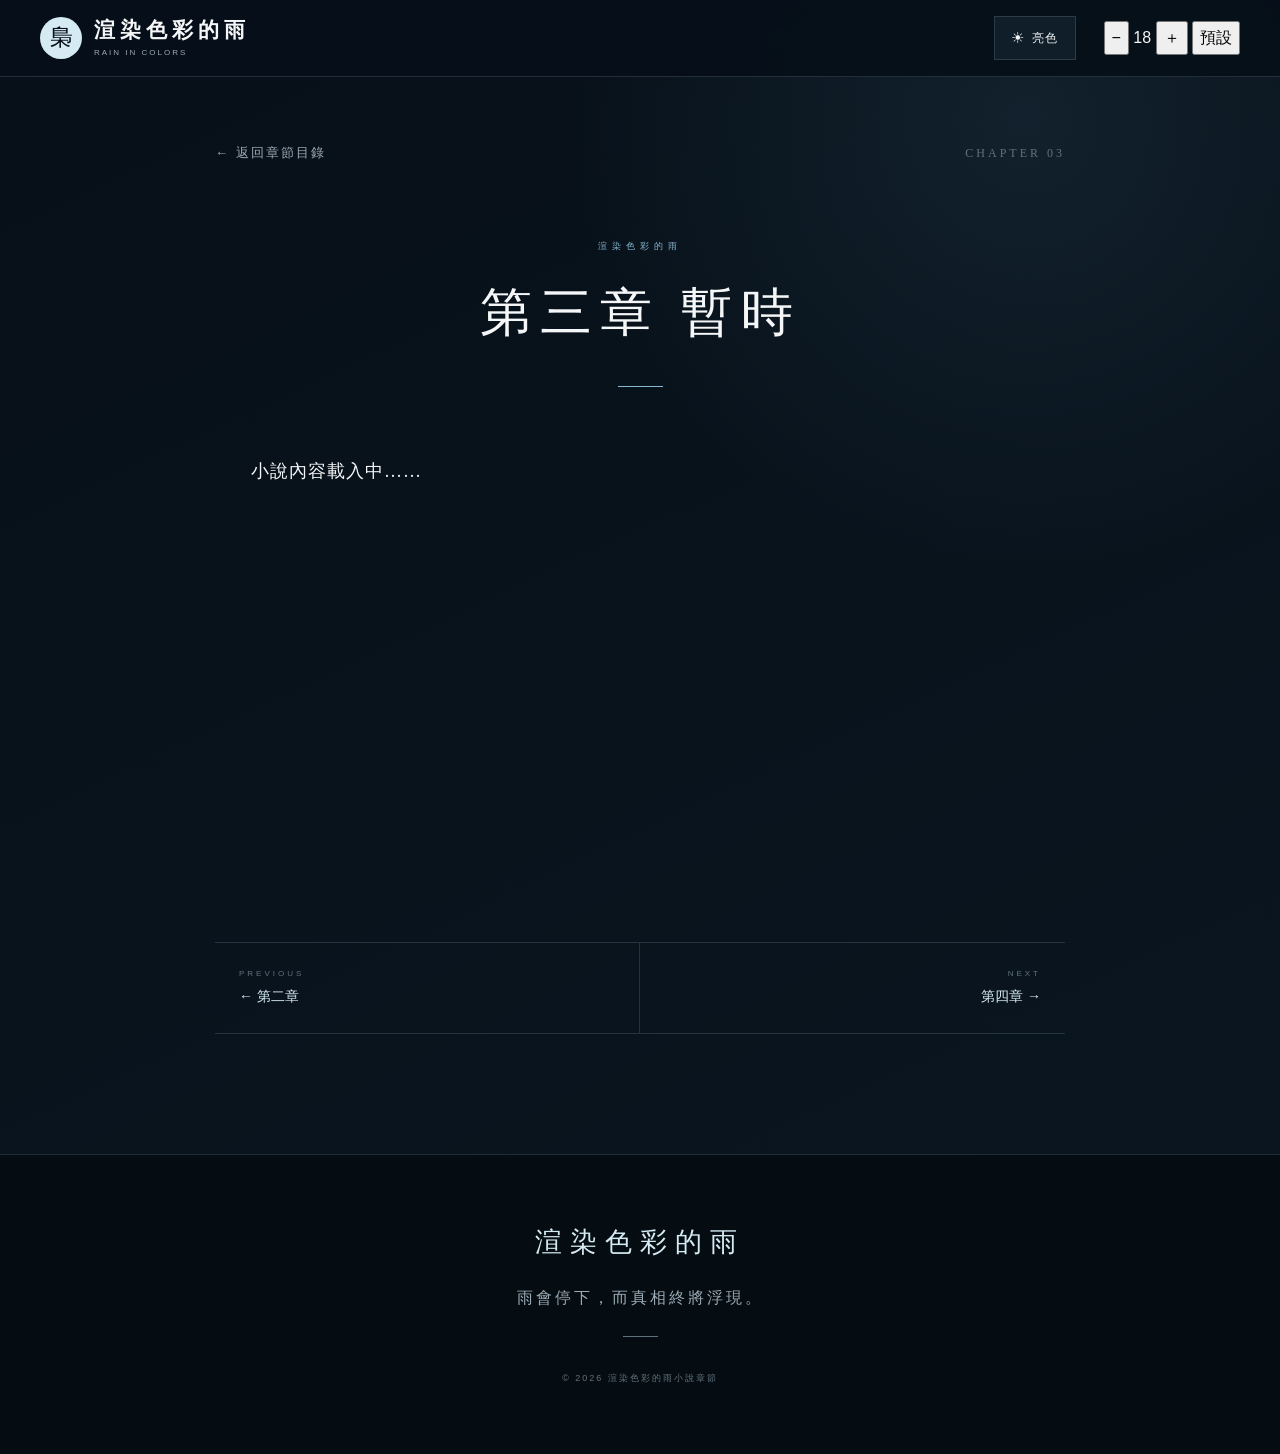
<file: rain-in-colors/chapter-03.html>
<!DOCTYPE html>
<html lang="zh-Hant">
<head>
  <meta charset="UTF-8">

  <!-- 讓章節在手機上正常顯示 -->
  <meta name="viewport" content="width=device-width, initial-scale=1.0">

  <title>第三章｜暫時</title>                           <!--    改     -->
  <!-- 所有章節共用同一個 CSS -->
  <link rel="stylesheet" href="style.css">
</head>
<body>
  <!-- 頁首 -->
  <header class="site-header">
    <nav class="navbar">
      <a href="index.html" class="logo">
        <span class="logo-symbol">梟</span>

        <span class="logo-text">
          <strong>渲染色彩的雨</strong>
          <small>RAIN IN COLORS</small>
        </span>
      </a>

      <div class="nav-right">
        <!-- 亮色與暗色切換 -->
        <button id="themeButton" class="theme-button" type="button" aria-label="切換亮色與暗色">
          <span id="themeIcon">☀</span>
          <span id="themeText">亮色</span>
        </button>

        <!-- 在這裡加入字體控制 -->
        <div class="font-size-control" aria-label="調整小說字體大小">
          <button id="decreaseFontButton" class="font-size-button" type="button">−</button>
          <span id="fontSizeValue" class="font-size-value">18</span>
          <button id="increaseFontButton" class="font-size-button" type="button">＋</button>
          <button id="resetFontButton" class="font-reset-button" type="button">預設</button>
        </div>
      </div>
    </nav>
  </header>

  <main class="chapter-page">
    <div class="chapter-page-top">
      <a href="index.html#chapterArea" class="back-button">← 返回章節目錄</a>

      <span class="chapter-label">CHAPTER 03</span>             <!--    改     -->
    </div>

    <!-- 章節標題 -->
    <header class="chapter-title">
      <p>渲染色彩的雨</p>

      <!-- 在這裡修改章節名稱 -->
      <h1>第三章 暫時</h1>                            <!--    改     -->

      <div class="chapter-title-line"></div>
    </header>

    <!-- 小說正文放在這裡 -->
    <article id="novelContent" class="novel-content" data-text-file="">                 <!--    改     -->
      <p class="loading-message">小說內容載入中……</p>
    </article>

    <!-- 上一章與下一章 -->
    <nav class="chapter-navigation">
      <!-- 第一章沒有上一章，所以先隱藏 chapter-nav-link disabled-->
      <a class="chapter-nav-link" href="chapter-02.html">                        <!--    改     -->
        <small>PREVIOUS</small>
        <span>← 第二章</span>                                               <!--    改     -->
      </a>

      <!-- 修改 href 就能連到下一章 -->
      <a class="chapter-nav-link chapter-nav-next" href="chapter-04.html">   <!--    改     -->
        <small>NEXT</small>
        <span>第四章 →</span>                                                 <!--    改     -->
      </a>
    </nav>
  </main>

  <!-- 頁尾 -->
  <footer class="site-footer">
    <div class="footer-content">
      <a href="index.html" class="footer-logo">渲染色彩的雨</a>

      <p>雨會停下，而真相終將浮現。</p>

      <div class="footer-line"></div>

      <small>
        © <span id="currentYear"></span> 渲染色彩的雨小說章節
      </small>
    </div>
  </footer>

  <!-- 回到最上方 -->
  <button id="backToTopButton" class="back-to-top" type="button" aria-label="回到最上方">↑</button>

  <!-- 章節頁面也要引入 JavaScript，才能切換顏色 -->
  <script src="script.js"></script>
</body>
</html>
</file>
<file: style.css>
:root {
  --background: #0b0d12;
  --surface: #141821;
  --surface-hover: #1a202c;
  --text: #f4f1e8;
  --muted: #9da5b4;
  --accent: #b88b4a;
  --accent-light: #d6af72;
  --border: rgba(255, 255, 255, 0.12);
  --shadow: rgba(0, 0, 0, 0.35);
}

body.light-theme {
  --background: #f4efe5;
  --surface: #fffaf0;
  --surface-hover: #ffffff;
  --text: #24201a;
  --muted: #6f675c;
  --accent: #8b5e28;
  --accent-light: #a9783d;
  --border: rgba(45, 36, 25, 0.15);
  --shadow: rgba(69, 50, 29, 0.12);
}

* {
  box-sizing: border-box;
}

html {
  scroll-behavior: smooth;
}

body {
  min-height: 100vh;
  margin: 0;
  color: var(--text);
  background:
    radial-gradient(circle at top right, rgba(184, 139, 74, 0.12), transparent 35%),
    var(--background);
  font-family: "Noto Sans TC", "Microsoft JhengHei", sans-serif;
  transition: color 0.3s, background-color 0.3s;
}

button,
input {
  font: inherit;
}

button,
a {
  -webkit-tap-highlight-color: transparent;
}

.site-header {
  position: sticky;
  top: 0;
  z-index: 10;
  display: flex;
  align-items: center;
  justify-content: space-between;
  min-height: 76px;
  padding: 12px max(5vw, 24px);
  border-bottom: 1px solid var(--border);
  background: color-mix(in srgb, var(--background) 88%, transparent);
  backdrop-filter: blur(14px);
}

.logo {
  display: flex;
  gap: 12px;
  align-items: center;
  color: var(--text);
  text-decoration: none;
}

.logo-symbol {
  display: grid;
  width: 44px;
  height: 44px;
  place-items: center;
  border: 1px solid var(--accent);
  color: var(--accent-light);
  font-family: serif;
  font-size: 24px;
}

.logo strong,
.logo small {
  display: block;
}

.logo small {
  margin-top: 3px;
  color: var(--muted);
  font-size: 10px;
  letter-spacing: 0.2em;
}

.theme-button {
  display: flex;
  gap: 8px;
  align-items: center;
  padding: 10px 15px;
  border: 1px solid var(--border);
  border-radius: 999px;
  color: var(--text);
  background: var(--surface);
  cursor: pointer;
}

.hero {
  width: min(1100px, 90%);
  margin: 0 auto;
  padding: 100px 0 72px;
  text-align: center;
}

.hero-label,
.section-heading > div > p {
  margin: 0 0 12px;
  color: var(--accent-light);
  font-size: 12px;
  letter-spacing: 0.25em;
}

.hero h1 {
  margin: 0;
  font-family: serif;
  font-size: clamp(38px, 7vw, 72px);
  font-weight: 500;
}

.hero > p:not(.hero-label) {
  margin: 22px 0;
  color: var(--muted);
}

.search-box {
  display: flex;
  align-items: center;
  width: min(620px, 100%);
  margin: 40px auto 0;
  padding: 0 18px;
  border: 1px solid var(--border);
  border-radius: 8px;
  background: var(--surface);
  box-shadow: 0 18px 60px var(--shadow);
}

.search-box > span {
  color: var(--accent-light);
  font-size: 25px;
}

.search-box input {
  width: 100%;
  padding: 18px 14px;
  border: 0;
  outline: 0;
  color: var(--text);
  background: transparent;
}

.search-box input::placeholder {
  color: var(--muted);
}

.search-box button {
  border: 0;
  color: var(--muted);
  background: transparent;
  font-size: 24px;
  cursor: pointer;
}

.library-section {
  width: min(1100px, 90%);
  margin: 0 auto;
  padding: 40px 0 100px;
}

.section-heading {
  display: flex;
  align-items: end;
  justify-content: space-between;
  margin-bottom: 28px;
  padding-bottom: 18px;
  border-bottom: 1px solid var(--border);
}

.section-heading h2 {
  margin: 0;
  font-family: serif;
  font-size: 32px;
  font-weight: 500;
}

.section-heading > p {
  color: var(--muted);
}

.book-list {
  display: grid;
  grid-template-columns: repeat(3, 1fr);
  gap: 24px;
}

.book-card {
  overflow: hidden;
  border: 1px solid var(--border);
  border-radius: 6px;
  background: var(--surface);
  box-shadow: 0 18px 50px var(--shadow);
  transition: 0.25s;
}

.book-card:hover {
  transform: translateY(-6px);
  border-color: var(--accent);
  background: var(--surface-hover);
}

.book-cover-link {
  display: block;
  aspect-ratio: 3 / 4;
  overflow: hidden;
  background: #080a0d;
}

.book-cover {
  width: 100%;
  height: 100%;
  object-fit: cover;
  transition: transform 0.4s;
}

.book-card:hover .book-cover {
  transform: scale(1.04);
}

.book-information {
  padding: 22px;
}

.book-status {
  display: inline-block;
  margin-bottom: 12px;
  color: var(--accent-light);
  font-size: 12px;
  letter-spacing: 0.15em;
}

.book-information h3 {
  margin: 0 0 8px;
  font-family: serif;
  font-size: 24px;
  font-weight: 500;
}

.book-author,
.book-description {
  color: var(--muted);
}

.book-author {
  margin: 0 0 16px;
  font-size: 14px;
}

.book-description {
  min-height: 72px;
  margin: 0;
  line-height: 1.8;
}

.book-button {
  display: flex;
  align-items: center;
  justify-content: space-between;
  margin-top: 22px;
  padding-top: 16px;
  border-top: 1px solid var(--border);
  color: var(--accent-light);
  text-decoration: none;
}

.empty-message {
  padding: 60px 20px;
  color: var(--muted);
  text-align: center;
}

footer {
  padding: 30px;
  border-top: 1px solid var(--border);
  color: var(--muted);
  text-align: center;
}

@media (max-width: 850px) {
  .book-list {
    grid-template-columns: repeat(2, 1fr);
  }
}

@media (max-width: 560px) {
  .site-header {
    min-height: 66px;
  }

  .logo strong {
    font-size: 14px;
  }

  .logo small,
  #themeText {
    display: none;
  }

  .hero {
    padding: 70px 0 45px;
  }

  .book-list {
    grid-template-columns: 1fr;
  }

  .section-heading {
    align-items: start;
  }
}
</file>
<file: rain-in-colors/style.css>
/* ========================================
   1. 暗色模式的顏色
======================================== */

:root {
  --background: #071019;
  --background-second: #0a1620;
  --header-background: rgba(7, 16, 25, 0.96);
  --card: #101e2a;
  --card-hover: #152735;
  --text: #f4f6f7;
  --text-second: #9baab4;
  --text-dark: #62727d;
  --blue: #89b8d3;
  --blue-light: #d5eaf3;
  --border: rgba(173, 205, 222, 0.17);
  --footer: #050c12;
  --shadow: rgba(0, 0, 0, 0.3);
}


/* ========================================
   2. 亮色模式的顏色
======================================== */

/*
  JavaScript 會在 body 加上 light-theme，
  網頁就會改成下面這一組顏色。
*/
body.light-theme {
  --background: #edf2f4;
  --background-second: #f8fafb;
  --header-background: rgba(248, 250, 251, 0.96);
  --card: #ffffff;
  --card-hover: #e6eef2;
  --text: #17232d;
  --text-second: #536571;
  --text-dark: #81909a;
  --blue: #47758f;
  --blue-light: #294f64;
  --border: rgba(48, 82, 101, 0.17);
  --footer: #dae4e9;
  --shadow: rgba(27, 49, 62, 0.12);
}


/* ========================================
   3. 網頁共用設定
======================================== */

* {
  box-sizing: border-box;
}

html {
  scroll-behavior: smooth;
}

body {
  min-height: 100vh;
  margin: 0;
  color: var(--text);
  background:
    radial-gradient(
      circle at 80% 8%,
      rgba(93, 145, 173, 0.12),
      transparent 27%
    ),
    linear-gradient(
      155deg,
      var(--background),
      var(--background-second)
    );
  font-family: "Microsoft JhengHei", "Noto Sans TC", sans-serif;
  line-height: 1.7;
}

/* 所有顏色切換時的效果 */
body,
.site-header,
.site-footer,
.chapter-card,
.search-box input,
.theme-button,
.back-to-top {
  transition:
    color 0.25s,
    background-color 0.25s,
    border-color 0.25s;
}

button,
input {
  font: inherit;
}

a {
  color: inherit;
}

::selection {
  color: var(--background);
  background-color: var(--blue-light);
}


/* ========================================
   4. 頁首
======================================== */

.site-header {
  position: sticky;
  top: 0;
  z-index: 100;
  border-bottom: 1px solid var(--border);
  background-color: var(--header-background);
  backdrop-filter: blur(14px);
}

.navbar {
  display: flex;
  width: min(100% - 40px, 1200px);
  min-height: 76px;
  margin: auto;
  align-items: center;
  justify-content: space-between;
}

.logo {
  display: flex;
  align-items: center;
  gap: 12px;
  text-decoration: none;
}

.logo-symbol {
  display: grid;
  width: 42px;
  height: 42px;
  place-items: center;
  color: var(--background);
  background-color: var(--blue-light);
  border-radius: 50%;
  font-family: "PMingLiU", serif;
  font-size: 23px;
}

.logo-text {
  display: flex;
  flex-direction: column;
  line-height: 1.2;
}

.logo-text strong {
  font-family: "PMingLiU", serif;
  font-size: 21px;
  letter-spacing: 5px;
}

.logo-text small {
  margin-top: 5px;
  color: var(--text-second);
  font-size: 8px;
  letter-spacing: 2px;
}

.nav-right {
  display: flex;
  align-items: center;
  gap: 28px;
}

.nav-links {
  display: flex;
  align-items: center;
  gap: 32px;
}

.nav-links a {
  position: relative;
  color: var(--text-second);
  text-decoration: none;
  font-size: 14px;
  letter-spacing: 2px;
}

.nav-links a::after {
  position: absolute;
  right: 0;
  bottom: -8px;
  left: 0;
  height: 1px;
  content: "";
  background-color: var(--blue);
  transform: scaleX(0);
  transition: transform 0.2s;
}

.nav-links a:hover::after {
  transform: scaleX(1);
}

/* 亮色與暗色切換按鈕 */
.theme-button {
  display: flex;
  min-width: 82px;
  padding: 8px 12px;
  align-items: center;
  justify-content: center;
  gap: 7px;
  color: var(--text);
  border: 1px solid var(--border);
  background-color: var(--card);
  cursor: pointer;
  font-size: 12px;
  letter-spacing: 1px;
}

.theme-button:hover {
  border-color: var(--blue);
}

#themeIcon {
  font-size: 15px;
}

/* 手機選單按鈕 */
.menu-button {
  display: none;
  width: 42px;
  height: 42px;
  padding: 8px;
  border: 0;
  background: transparent;
  cursor: pointer;
}

.menu-button span {
  display: block;
  width: 100%;
  height: 1px;
  margin: 6px 0;
  background-color: var(--text);
}

.mobile-menu {
  display: none;
}


/* ========================================
   5. 首頁封面
======================================== */

.hero {
  position: relative;
  display: flex;
  width: min(100% - 40px, 1200px);
  min-height: 680px;
  margin: auto;
  align-items: center;
  overflow: hidden;
}

.hero-content {
  position: relative;
  z-index: 2;
  width: 64%;
}

.hero-label {
  margin: 0 0 22px;
  color: var(--blue);
  font-size: 11px;
  letter-spacing: 5px;
}

.hero-content h1 {
  margin: 0;
  font-family: "PMingLiU", "Microsoft JhengHei", serif;
  font-weight: normal;
  line-height: 1.15;
}

.hero-content h1 span,
.hero-content h1 strong {
  display: block;
}

.hero-content h1 span {
  color: var(--text-second);
  font-size: clamp(42px, 6vw, 78px);
  font-weight: normal;
  letter-spacing: 12px;
}

.hero-content h1 strong {
  margin-top: 10px;
  color: var(--text);
  font-size: clamp(55px, 8vw, 105px);
  letter-spacing: 14px;
}

.hero-description {
  margin: 30px 0 38px;
  color: var(--text-second);
  font-size: 17px;
  letter-spacing: 3px;
}

.hero-button {
  display: inline-flex;
  min-width: 170px;
  padding: 14px 22px;
  align-items: center;
  justify-content: space-between;
  color: var(--background);
  border: 1px solid var(--blue-light);
  background-color: var(--blue-light);
  text-decoration: none;
  font-size: 14px;
  letter-spacing: 2px;
}

.hero-button:hover {
  color: var(--blue-light);
  background-color: transparent;
}


/* ========================================
   6. 封面右邊的新圖示
======================================== */

.hero-mark {
  position: absolute;
  top: 50%;
  right: 5%;
  width: 310px;
  text-align: center;
  transform: translateY(-50%);
}

.mark-frame {
  position: relative;
  width: 280px;
  height: 360px;
  margin: auto;
  border: 1px solid var(--border);
  clip-path: polygon(
    50% 0,
    100% 18%,
    100% 79%,
    50% 100%,
    0 79%,
    0 18%
  );
  background:
    linear-gradient(
      145deg,
      rgba(101, 153, 181, 0.12),
      transparent 55%
    ),
    var(--card);
}

/* 圖示上方的月亮 */
.mark-moon {
  position: absolute;
  top: 48px;
  left: 50%;
  width: 62px;
  height: 62px;
  border: 1px solid var(--blue);
  border-radius: 50%;
  transform: translateX(-50%);
}

.mark-moon::after {
  position: absolute;
  top: -5px;
  left: 18px;
  width: 61px;
  height: 61px;
  content: "";
  background-color: var(--card);
  border-radius: 50%;
}

/* 梟的雙眼 */
.mark-eyes {
  position: absolute;
  top: 150px;
  left: 50%;
  display: flex;
  gap: 35px;
  transform: translateX(-50%);
}

.mark-eye {
  position: relative;
  width: 55px;
  height: 55px;
  border: 1px solid var(--blue);
  border-radius: 50% 50% 50% 10%;
  transform: rotate(-45deg);
}

.mark-eye:last-child {
  border-radius: 50% 50% 10% 50%;
  transform: rotate(45deg);
}

.mark-eye::after {
  position: absolute;
  top: 50%;
  left: 50%;
  width: 9px;
  height: 9px;
  content: "";
  background-color: var(--blue-light);
  border-radius: 50%;
  transform: translate(-50%, -50%);
}

/* 梟的嘴 */
.mark-beak {
  position: absolute;
  top: 207px;
  left: 50%;
  border-top: 27px solid var(--blue);
  border-right: 10px solid transparent;
  border-left: 10px solid transparent;
  transform: translateX(-50%);
}

/* 圖示下方的三個雨滴 */
.mark-drop {
  position: absolute;
  bottom: 58px;
  width: 1px;
  height: 45px;
  background-color: var(--blue);
  transform: rotate(14deg);
}

.drop-one {
  left: 95px;
}

.drop-two {
  left: 139px;
  height: 65px;
}

.drop-three {
  right: 95px;
}

.hero-mark p {
  margin: 20px 0 0;
  color: var(--text-dark);
  font-size: 9px;
  letter-spacing: 7px;
}


/* ========================================
   7. 章節目錄
======================================== */

.chapter-section {
  width: min(100% - 40px, 1100px);
  margin: auto;
  padding: 90px 0 130px;
}

.section-heading {
  display: flex;
  margin-bottom: 36px;
  align-items: flex-start;
  gap: 22px;
}

.section-number {
  padding-top: 8px;
  color: var(--blue);
  font-family: Georgia, serif;
  font-size: 13px;
}

.section-heading p {
  margin: 0 0 6px;
  color: var(--text-dark);
  font-size: 10px;
  letter-spacing: 4px;
}

.section-heading h2 {
  margin: 0;
  font-family: "PMingLiU", serif;
  font-size: 37px;
  font-weight: normal;
  letter-spacing: 5px;
}

.chapter-tools {
  display: flex;
  margin-bottom: 35px;
  align-items: center;
  justify-content: space-between;
  gap: 25px;
}

.search-box {
  position: relative;
  width: min(100%, 500px);
}

.search-box input {
  width: 100%;
  padding: 15px 45px;
  color: var(--text);
  border: 1px solid var(--border);
  outline: none;
  background-color: var(--card);
}

.search-box input::placeholder {
  color: var(--text-dark);
}

.search-box input:focus {
  border-color: var(--blue);
  box-shadow: 0 0 0 3px rgba(103, 153, 180, 0.1);
}

.search-icon {
  position: absolute;
  top: 50%;
  left: 18px;
  width: 13px;
  height: 13px;
  border: 1px solid var(--text-second);
  border-radius: 50%;
  transform: translateY(-60%);
}

.search-icon::after {
  position: absolute;
  right: -5px;
  bottom: -4px;
  width: 6px;
  height: 1px;
  content: "";
  background-color: var(--text-second);
  transform: rotate(45deg);
}

.clear-search {
  position: absolute;
  top: 50%;
  right: 12px;
  display: none;
  width: 28px;
  height: 28px;
  color: var(--text-second);
  border: 0;
  background: transparent;
  cursor: pointer;
  font-size: 22px;
  transform: translateY(-50%);
}

.chapter-count {
  margin: 0;
  color: var(--text-second);
  font-size: 13px;
}

.chapter-count strong {
  color: var(--blue-light);
}

.chapter-list {
  display: grid;
  grid-template-columns: repeat(2, 1fr);
  border-top: 1px solid var(--border);
}

.chapter-card {
  display: flex;
  min-height: 135px;
  padding: 28px;
  align-items: center;
  gap: 25px;
  border-right: 1px solid var(--border);
  border-bottom: 1px solid var(--border);
  background-color: transparent;
  text-decoration: none;
}

.chapter-card:nth-child(even) {
  border-right: 0;
}

.chapter-card:hover {
  background-color: var(--card-hover);
}

.chapter-card:hover .chapter-arrow {
  color: var(--blue-light);
  transform: translateX(5px);
}

.chapter-number {
  min-width: 50px;
  color: var(--blue);
  opacity: 0.55;
  font-family: Georgia, serif;
  font-size: 27px;
}

.chapter-information {
  flex: 1;
}

.chapter-information small {
  display: block;
  margin-bottom: 5px;
  color: var(--text-dark);
  font-size: 8px;
  letter-spacing: 3px;
}

.chapter-name {
  font-family: "PMingLiU", serif;
  font-size: 20px;
  letter-spacing: 3px;
}

.chapter-arrow {
  color: var(--text-dark);
  transition: 0.2s;
}

.empty-message {
  display: none;
  padding: 70px 20px;
  text-align: center;
  border: 1px solid var(--border);
}

.empty-message span {
  color: var(--blue);
  opacity: 0.15;
  font-family: "PMingLiU", serif;
  font-size: 80px;
}

.empty-message h3 {
  margin: 10px 0 5px;
  font-weight: normal;
}

.empty-message p {
  margin: 0;
  color: var(--text-second);
  font-size: 13px;
}


/* ========================================
   8. 獨立章節 HTML 使用的樣式
======================================== */

.chapter-page {
  width: min(100% - 40px, 850px);
  min-height: 700px;
  margin: auto;
  padding: 65px 0 120px;
}

.chapter-page-top {
  display: flex;
  margin-bottom: 75px;
  align-items: center;
  justify-content: space-between;
}

.back-button {
  color: var(--text-second);
  text-decoration: none;
  font-size: 13px;
  letter-spacing: 2px;
}

.back-button:hover {
  color: var(--blue-light);
}

.chapter-label {
  color: var(--text-dark);
  font-family: Georgia, serif;
  font-size: 12px;
  letter-spacing: 3px;
}

.chapter-title {
  margin-bottom: 65px;
  text-align: center;
}

.chapter-title p {
  margin: 0 0 15px;
  color: var(--blue);
  font-size: 9px;
  letter-spacing: 5px;
}

.chapter-title h1 {
  margin: 0;
  font-family: "PMingLiU", serif;
  font-size: clamp(35px, 6vw, 52px);
  font-weight: normal;
  letter-spacing: 8px;
}

.chapter-title-line {
  width: 45px;
  height: 1px;
  margin: 28px auto 0;
  background-color: var(--blue);
}

/* 小說正文 */
.novel-content {
  min-height: 400px;
  color: var(--text);
  font-family: "PMingLiU", "Microsoft JhengHei", serif;
  font-size: 19px;
  line-height: 2.2;
  letter-spacing: 1px;
}

/* 每一段正文 */
.novel-content p {
  margin: 0 0 28px;
  text-indent: 2em;
}

/* 章節最下方按鈕 */
.chapter-navigation {
  display: grid;
  margin-top: 90px;
  grid-template-columns: repeat(2, 1fr);
  border-top: 1px solid var(--border);
  border-bottom: 1px solid var(--border);
}

.chapter-nav-link {
  display: flex;
  padding: 24px;
  flex-direction: column;
  text-decoration: none;
}

.chapter-nav-link:first-child {
  border-right: 1px solid var(--border);
}

.chapter-nav-link:hover {
  background-color: var(--card-hover);
}

.chapter-nav-link small {
  margin-bottom: 5px;
  color: var(--text-dark);
  font-size: 8px;
  letter-spacing: 3px;
}

.chapter-nav-link span {
  color: var(--blue-light);
  font-size: 14px;
}

.chapter-nav-next {
  text-align: right;
}

.chapter-nav-link.disabled {
  visibility: hidden;
  pointer-events: none;
}


/* ========================================
   9. 頁尾
======================================== */

.site-footer {
  border-top: 1px solid var(--border);
  background-color: var(--footer);
}

.footer-content {
  width: min(100% - 40px, 1100px);
  margin: auto;
  padding: 65px 0;
  text-align: center;
}

.footer-logo {
  color: var(--blue-light);
  text-decoration: none;
  font-family: "PMingLiU", serif;
  font-size: 27px;
  letter-spacing: 8px;
}

.footer-content p {
  margin: 18px 0;
  color: var(--text-second);
  font-family: "PMingLiU", serif;
  letter-spacing: 3px;
}

.footer-line {
  width: 35px;
  height: 1px;
  margin: 25px auto;
  background-color: var(--text-dark);
}

.footer-content small {
  color: var(--text-dark);
  font-size: 9px;
  letter-spacing: 2px;
}

.back-to-top {
  position: fixed;
  right: 25px;
  bottom: 25px;
  z-index: 50;
  display: grid;
  width: 43px;
  height: 43px;
  place-items: center;
  color: var(--blue-light);
  border: 1px solid var(--border);
  background-color: var(--card);
  cursor: pointer;
  opacity: 0;
  pointer-events: none;
}

.back-to-top.show {
  opacity: 1;
  pointer-events: auto;
}


/* ========================================
   故事介紹與作者介紹
======================================== */

.introduction-section {
  width: min(100% - 40px, 1100px);
  margin: auto;
  padding: 90px 0;
}

/* 故事介紹外框 */
.story-introduction {
  display: grid;
  min-height: 340px;
  grid-template-columns: 280px 1fr;
  border: 1px solid var(--border);
  background-color: var(--card);
}

/* 左邊的「雨」字裝飾 */
.story-decoration {
  display: grid;
  position: relative;
  place-items: center;
  overflow: hidden;
  border-right: 1px solid var(--border);
  background:
    linear-gradient(
      145deg,
      rgba(91, 145, 174, 0.2),
      transparent
    );
}

.story-decoration::before,
.story-decoration::after {
  position: absolute;
  width: 1px;
  height: 130px;
  content: "";
  background-color: var(--blue);
  opacity: 0.35;
  transform: rotate(15deg);
}

.story-decoration::before {
  top: 15px;
  left: 70px;
}

.story-decoration::after {
  right: 70px;
  bottom: 10px;
}

.story-decoration span {
  color: var(--blue);
  opacity: 0.25;
  font-family: "PMingLiU", serif;
  font-size: 130px;
}

/* 故事介紹文字 */
.story-text {
  padding: 50px;
}

.story-text p {
  margin: 0 0 22px;
  color: var(--text-second);
  font-family: "PMingLiU", "Microsoft JhengHei", serif;
  font-size: 17px;
  line-height: 2;
  letter-spacing: 1px;
}

.story-text p:last-child {
  margin-bottom: 0;
}

/* 作者介紹與故事介紹之間的距離 */
.author-section {
  padding-top: 35px;
}

/* 作者介紹外框 */
.author-introduction {
  display: flex;
  padding: 45px;
  align-items: center;
  gap: 40px;
  border: 1px solid var(--border);
  background:
    linear-gradient(
      120deg,
      rgba(95, 145, 172, 0.13),
      transparent 50%
    ),
    var(--card);
}

/* 作者名字圖示 */
.author-symbol {
  display: grid;
  width: 130px;
  height: 130px;
  flex-shrink: 0;
  place-items: center;
  color: var(--blue-light);
  border: 1px solid var(--border);
  border-radius: 50%;
  font-family: "PMingLiU", serif;
  font-size: 48px;
}

/* 作者資料 */
.author-information span {
  color: var(--blue);
  font-size: 9px;
  letter-spacing: 4px;
}

.author-information h3 {
  margin: 6px 0 15px;
  font-family: "PMingLiU", serif;
  font-size: 30px;
  font-weight: normal;
  letter-spacing: 5px;
}

.author-information p {
  max-width: 650px;
  margin: 0;
  color: var(--text-second);
  font-size: 15px;
  line-height: 2;
}

/* ========================================
   10. 手機版
======================================== */

@media (max-width: 800px) {
  .nav-links {
    display: none;
  }

  .menu-button {
    display: block;
  }

  .mobile-menu.open {
    display: flex;
    padding: 10px 20px 20px;
    flex-direction: column;
    border-top: 1px solid var(--border);
  }

  .mobile-menu a {
    padding: 12px;
    color: var(--text-second);
    text-decoration: none;
  }

  .hero-content {
    width: 100%;
  }

  .hero-mark {
    right: -90px;
    opacity: 0.35;
  }
}

@media (max-width: 650px) {
  .navbar,
  .hero,
  .chapter-section,
  .chapter-page {
    width: min(100% - 30px, 1100px);
  }

  .navbar {
    min-height: 68px;
  }

  .logo-text small {
    display: none;
  }

  .nav-right {
    gap: 6px;
  }

  .theme-button {
    min-width: 43px;
    padding: 8px;
  }

  #themeText {
    display: none;
  }

  .hero {
    min-height: 600px;
  }

  .hero-content h1 span {
    letter-spacing: 7px;
  }

  .hero-content h1 strong {
    letter-spacing: 8px;
  }

  .hero-description {
    max-width: 330px;
    font-size: 14px;
    letter-spacing: 2px;
  }

  .hero-mark {
    display: none;
  }

  .chapter-section {
    padding: 70px 0 100px;
  }

  .chapter-tools {
    align-items: flex-start;
    flex-direction: column;
  }

  .search-box {
    width: 100%;
  }

  .chapter-list {
    grid-template-columns: 1fr;
  }

  .chapter-card {
    min-height: 115px;
    padding: 22px 15px;
    border-right: 0;
  }

  .chapter-page {
    padding-top: 45px;
  }

  .novel-content {
    font-size: 18px;
  }

  .chapter-navigation {
    grid-template-columns: 1fr;
  }

  .chapter-nav-link:first-child {
    border-right: 0;
    border-bottom: 1px solid var(--border);
  }

  .chapter-nav-next {
    text-align: left;
  }

  @media (max-width: 650px) {
  .introduction-section {
    width: min(100% - 30px, 1100px);
    padding: 65px 0;
  }

  .story-introduction {
    grid-template-columns: 1fr;
  }

  .story-decoration {
    min-height: 180px;
    border-right: 0;
    border-bottom: 1px solid var(--border);
  }

  .story-decoration span {
    font-size: 90px;
  }

  .story-text {
    padding: 28px 22px;
  }

  .story-text p {
    font-size: 16px;
  }

  .author-introduction {
    padding: 30px 22px;
    align-items: flex-start;
    flex-direction: column;
  }

  .author-symbol {
    width: 90px;
    height: 90px;
    font-size: 35px;
  }
}

/* 字體大小控制 */
.font-size-control {
  display: flex;
  align-items: center;
  gap: 6px;
  padding: 5px;
  border: 1px solid rgba(255, 255, 255, 0.2);
  border-radius: 8px;
}

.font-size-button,
.font-reset-button {
  border: 0;
  color: inherit;
  background: transparent;
  cursor: pointer;
  font-family: inherit;
  transition:
    color 0.2s ease,
    background-color 0.2s ease;
}

.font-size-button {
  width: 32px;
  height: 32px;
  border-radius: 6px;
  font-size: 20px;
  line-height: 1;
}

.font-size-button:hover,
.font-reset-button:hover {
  color: #ffffff;
  background: rgba(255, 255, 255, 0.12);
}

.font-size-value {
  min-width: 28px;
  text-align: center;
  font-size: 14px;
  font-variant-numeric: tabular-nums;
}

.font-reset-button {
  padding: 7px 10px;
  border-left: 1px solid rgba(255, 255, 255, 0.2);
  font-size: 13px;
}

/* 小說正文預設字體 */
.novel-content {
  font-size: 18px;
}

/* 亮色模式 */
.light-theme .font-size-control {
  border-color: rgba(0, 0, 0, 0.18);
}

.light-theme .font-size-button:hover,
.light-theme .font-reset-button:hover {
  color: #111111;
  background: rgba(0, 0, 0, 0.08);
}

/* 手機版 */
@media (max-width: 600px) {
  .nav-right {
    gap: 8px;
  }

  .font-size-control {
    gap: 2px;
  }

  .font-size-button {
    width: 28px;
    height: 28px;
  }

  .font-reset-button {
    padding: 6px;
  }
}

/* 小說段落 */
.novel-content p {
  margin: 0 0 1.8em;
  white-space: pre-line;
}

/* 最後一段不需要下方空白 */
.novel-content p:last-child {
  margin-bottom: 0;
}

/* 載入提示 */
.loading-message {
  text-align: center;
  opacity: 0.65;
}

}
</file>
